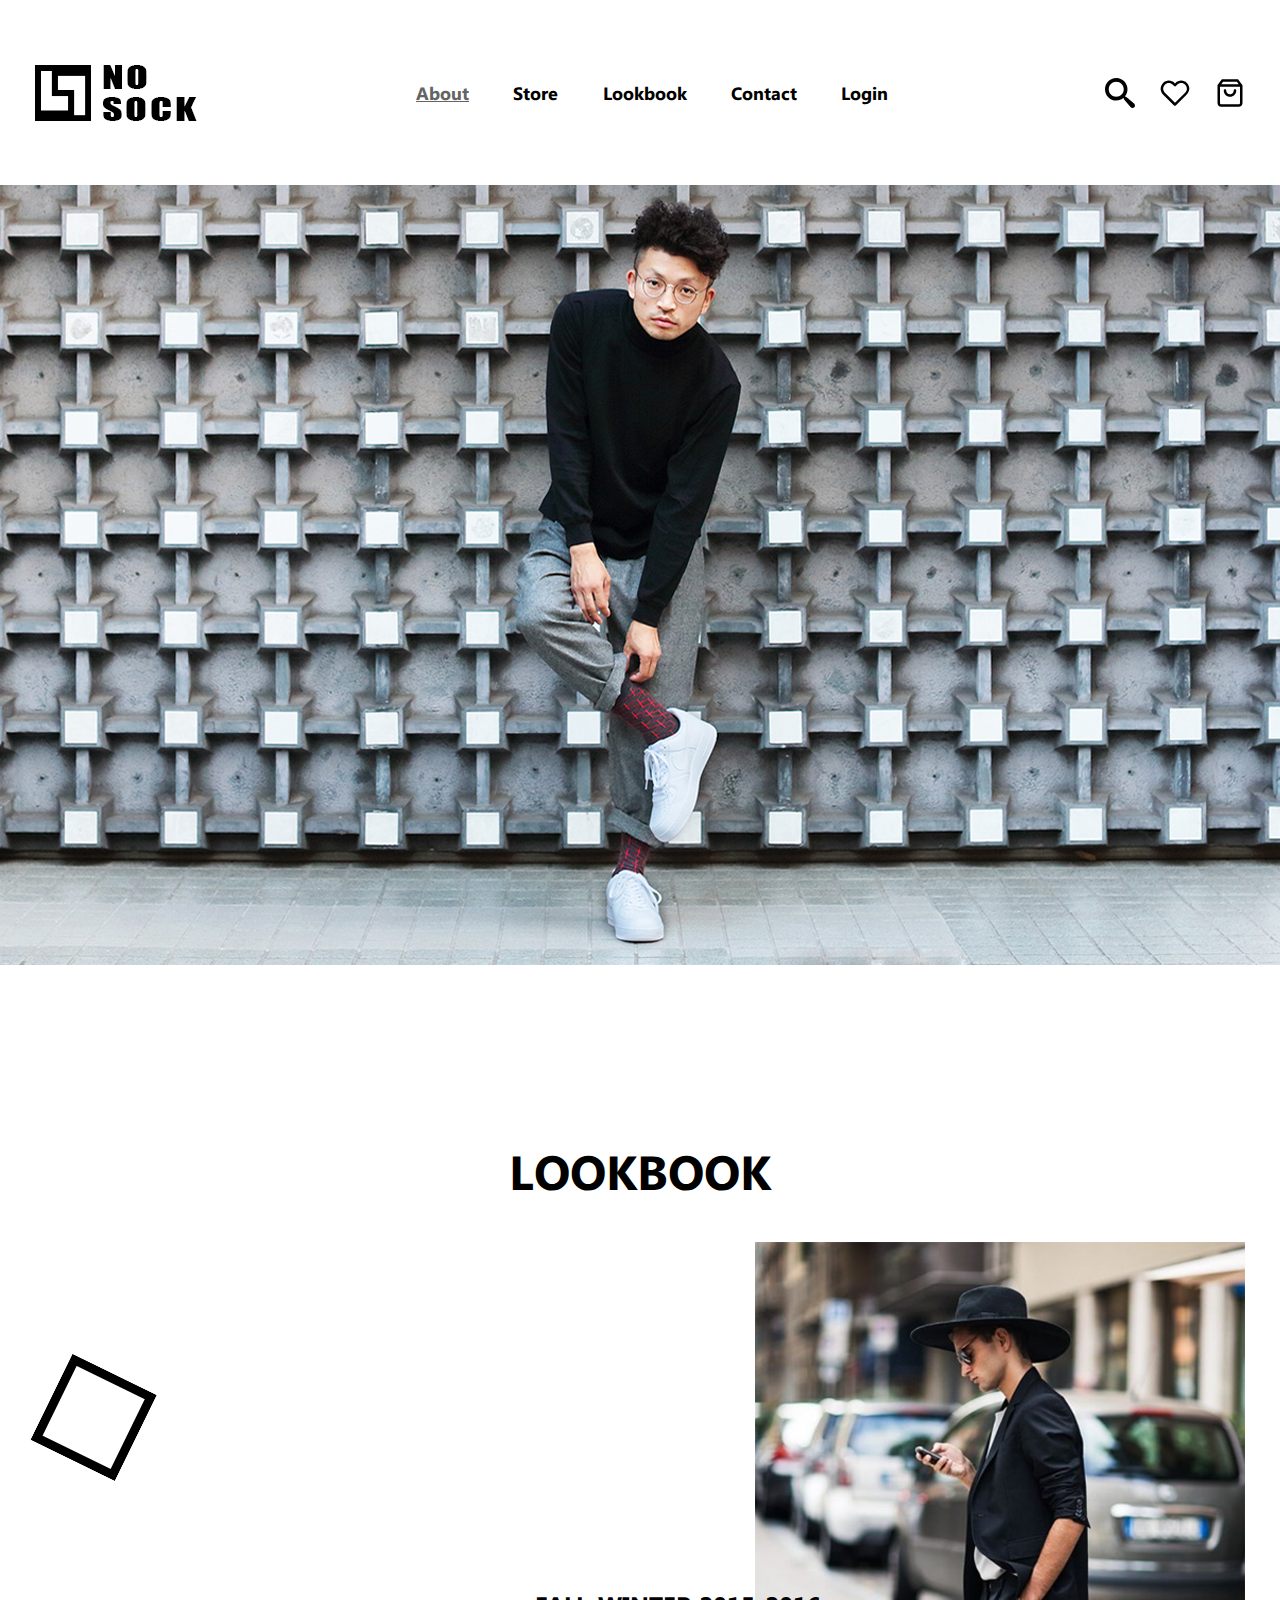
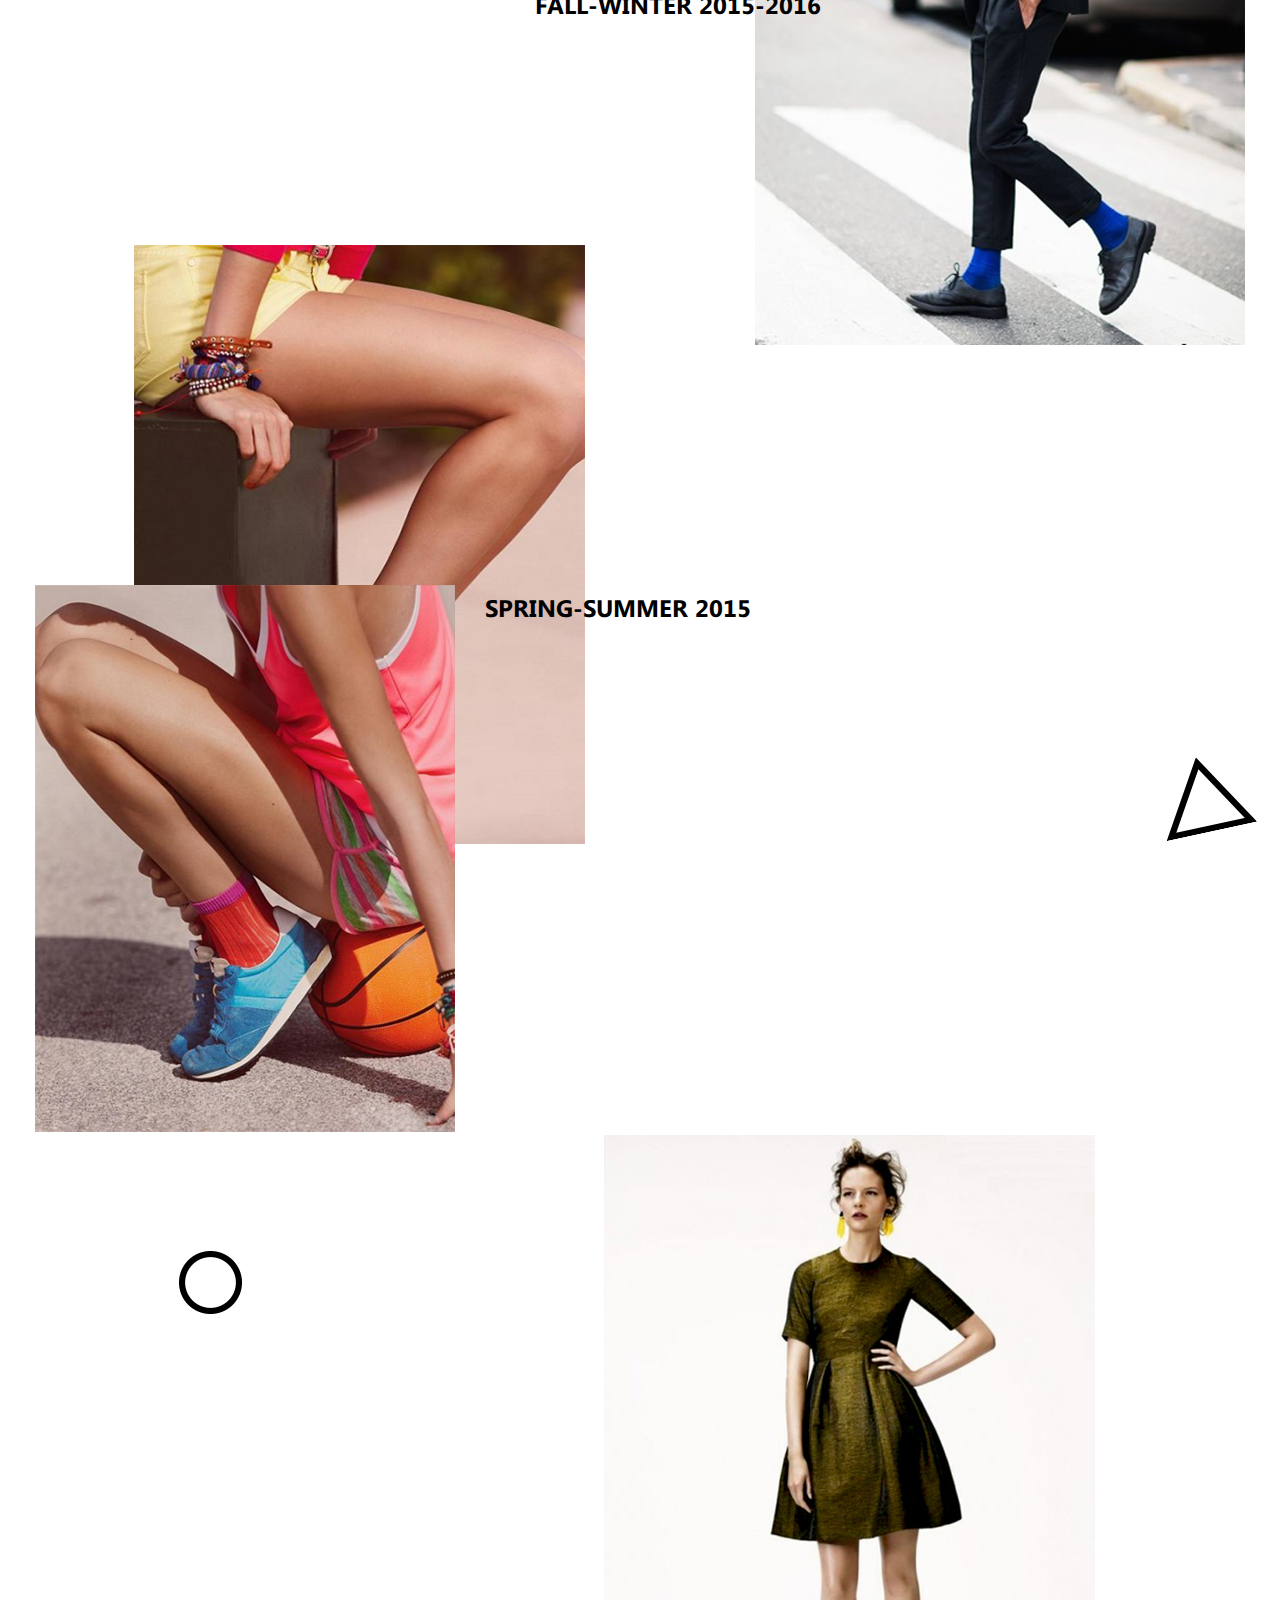
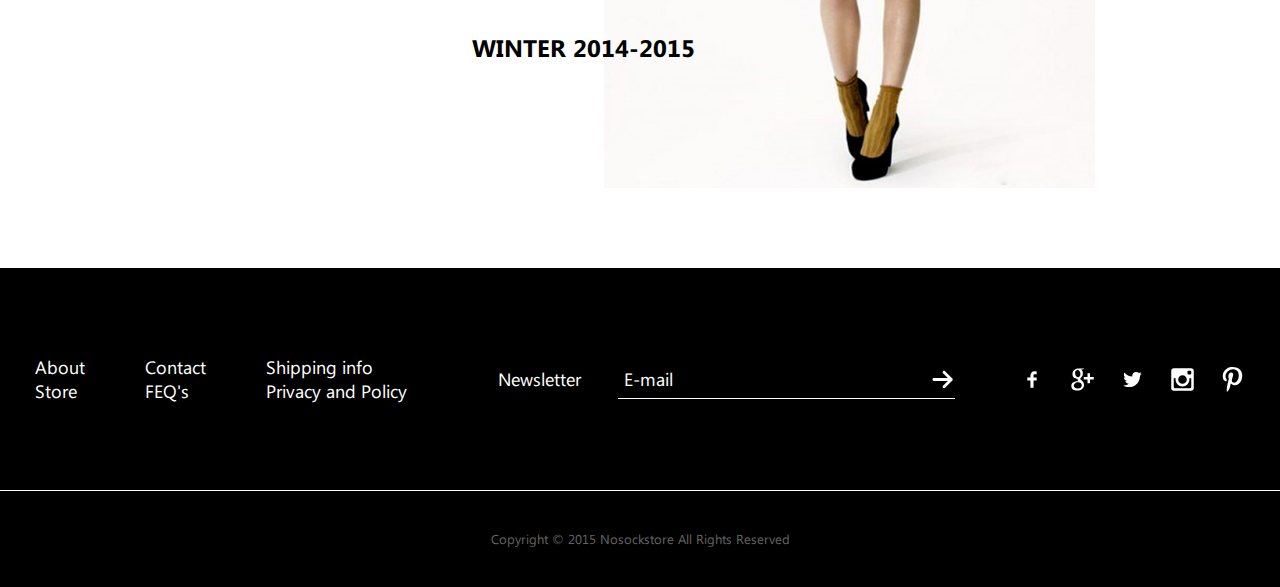
<file: index.html>
<!DOCTYPE html>
<html lang="en" dir="ltr">

<head>
  <meta charset="utf-8">
  <meta name="viewport" content="width=device-width, initial-scale=1">
  <link rel="stylesheet" href="stylesheets/styles.css">

  <title>About</title>
</head>

<body>
<svg aria-hidden="true" style="position: absolute; width: 0; height: 0; overflow: hidden;" version="1.1" xmlns="http://www.w3.org/2000/svg" xmlns:xlink="http://www.w3.org/1999/xlink">
  <defs>
    <symbol id="icon-search" viewBox="0 0 32 32">
      <title>search</title>
      <path d="M31.008 27.231l-7.58-6.447c-0.784-0.705-1.622-1.029-2.299-0.998 1.789-2.096 2.87-4.815 2.87-7.787 0-6.627-5.373-12-12-12s-12 5.373-12 12 5.373 12 12 12c2.972 0 5.691-1.081 7.787-2.87-0.031 0.677 0.293 1.515 0.998 2.299l6.447 7.58c1.104 1.226 2.907 1.33 4.007 0.23s0.997-2.903-0.23-4.007zM12 20c-4.418 0-8-3.582-8-8s3.582-8 8-8 8 3.582 8 8-3.582 8-8 8z"></path>
    </symbol>

    <symbol id="icon-heart" viewBox="0 0 24 24">
      <title>heart</title>
      <path d="M21.5 3.9v0c-1.2-1.2-2.8-1.9-4.5-1.9v0c-1.7 0-3.4 0.7-4.6 1.9 0 0 0 0 0 0l-0.4 0.4-0.4-0.4c-1.2-1.2-2.8-1.9-4.6-1.9-1.7 0-3.3 0.7-4.5 1.9s-2 2.9-2 4.6 0.7 3.4 1.9 4.6l8.8 8.8c0.2 0.2 0.4 0.3 0.7 0.3s0.5-0.1 0.7-0.3l8.8-8.8c2.7-2.5 2.7-6.7 0.1-9.2zM20.1 11.7l-8.1 8.1-8.1-8.1c-1.8-1.8-1.8-4.6 0-6.4 0.8-0.9 2-1.3 3.1-1.3 1.2 0 2.3 0.4 3.2 1.3l1.1 1.1c0.4 0.4 1 0.4 1.4 0l1-1.1c0 0 0 0 0 0 0.9-0.8 2-1.3 3.3-1.3 0 0 0 0 0 0 1.2 0 2.3 0.5 3.2 1.3v0c0.8 0.9 1.3 2 1.3 3.2s-0.5 2.3-1.4 3.2z"></path>
    </symbol>

    <symbol id="icon-shopping-bag" viewBox="0 0 24 24">
      <title>shopping-bag</title>
      <path d="M21.9 5.6c0 0 0-0.1-0.1-0.1 0 0 0-0.1-0.1-0.1l-3-4c-0.1-0.3-0.4-0.4-0.7-0.4h-12c-0.3 0-0.6 0.1-0.8 0.4l-3 4c0 0 0 0.1-0.1 0.1 0 0 0 0.1-0.1 0.1 0 0.2 0 0.3 0 0.4v14c0 1.7 1.3 3 3 3h14c1.7 0 3-1.3 3-3v-14c0-0.1 0-0.2-0.1-0.4zM6.5 3h11l1.5 2h-14l1.5-2zM19 21h-14c-0.6 0-1-0.4-1-1v-13h16v13c0 0.6-0.4 1-1 1z"></path>
      <path d="M16 9c-0.6 0-1 0.4-1 1 0 1.7-1.3 3-3 3s-3-1.3-3-3c0-0.6-0.4-1-1-1s-1 0.4-1 1c0 2.8 2.2 5 5 5s5-2.2 5-5c0-0.6-0.4-1-1-1z"></path>
    </symbol>


    <symbol id="icon-arrow-right" viewBox="0 0 32 32">
      <title>arrow-right</title>
      <path d="M19.414 27.414l10-10c0.781-0.781 0.781-2.047 0-2.828l-10-10c-0.781-0.781-2.047-0.781-2.828 0s-0.781 2.047 0 2.828l6.586 6.586h-19.172c-1.105 0-2 0.895-2 2s0.895 2 2 2h19.172l-6.586 6.586c-0.39 0.39-0.586 0.902-0.586 1.414s0.195 1.024 0.586 1.414c0.781 0.781 2.047 0.781 2.828 0z"></path>
    </symbol>

    <symbol id="icon-social-facebook" viewBox="0 0 24 24">
      <title>social-facebook</title>
      <path d="M13 10h3v3h-3v7h-3v-7h-3v-3h3v-1.255c0-1.189 0.374-2.691 1.118-3.512 0.744-0.823 1.673-1.233 2.786-1.233h2.096v3h-2.1c-0.498 0-0.9 0.402-0.9 0.899v2.101z"></path>
    </symbol>

    <symbol id="icon-google" viewBox="0 0 20 20">
      <title>google</title>
      <path d="M1.989 5.589c0 1.494 0.499 2.572 1.482 3.205 0.806 0.52 1.74 0.598 2.226 0.598 0.118 0 0.213-0.006 0.279-0.010 0 0-0.154 1.004 0.59 1.996h-0.034c-1.289 0-5.493 0.269-5.493 3.727 0 3.516 3.861 3.695 4.636 3.695 0.061 0 0.097-0.002 0.097-0.002 0.008 0 0.063 0.002 0.158 0.002 0.497 0 1.782-0.062 2.975-0.643 1.548-0.75 2.333-2.059 2.333-3.885 0-1.764-1.196-2.814-2.069-3.582-0.533-0.469-0.994-0.873-0.994-1.266 0-0.4 0.337-0.701 0.762-1.082 0.689-0.615 1.339-1.492 1.339-3.15 0-1.457-0.189-2.436-1.354-3.057 0.121-0.062 0.551-0.107 0.763-0.137 0.631-0.086 1.554-0.184 1.554-0.699v-0.099h-4.599c-0.046 0.002-4.651 0.172-4.651 4.389zM9.413 14.602c0.088 1.406-1.115 2.443-2.922 2.574-1.835 0.135-3.345-0.691-3.433-2.096-0.043-0.676 0.254-1.336 0.835-1.863 0.589-0.533 1.398-0.863 2.278-0.928 0.104-0.006 0.207-0.012 0.31-0.012 1.699 0.001 2.849 0.999 2.932 2.325zM8.212 4.626c0.451 1.588-0.23 3.246-1.316 3.553-0.125 0.035-0.253 0.052-0.384 0.052-0.994 0-1.979-1.006-2.345-2.393-0.204-0.776-0.187-1.458 0.047-2.112 0.229-0.645 0.643-1.078 1.163-1.225 0.125-0.035 0.254-0.053 0.385-0.053 1.2 0 1.972 0.498 2.45 2.178zM16 8v-3h-2v3h-3v2h3v3h2v-3h3v-2h-3z"></path>
    </symbol>

    <symbol id="icon-social-twitter" viewBox="0 0 24 24">
      <title>social-twitter</title>
      <path d="M18.89 7.012c0.808-0.496 1.343-1.173 1.605-2.034-0.786 0.417-1.569 0.703-2.351 0.861-0.703-0.756-1.593-1.14-2.66-1.14-1.043 0-1.924 0.366-2.643 1.078-0.715 0.717-1.076 1.588-1.076 2.605 0 0.309 0.039 0.585 0.117 0.819-3.076-0.105-5.622-1.381-7.628-3.837-0.34 0.601-0.51 1.213-0.51 1.846 0 1.301 0.549 2.332 1.645 3.089-0.625-0.053-1.176-0.211-1.645-0.47 0 0.929 0.273 1.705 0.82 2.388 0.549 0.676 1.254 1.107 2.115 1.291-0.312 0.080-0.641 0.118-0.979 0.118-0.312 0-0.533-0.026-0.664-0.083 0.23 0.757 0.664 1.371 1.291 1.841 0.625 0.472 1.344 0.721 2.152 0.743-1.332 1.045-2.855 1.562-4.578 1.562-0.422 0-0.721-0.006-0.902-0.038 1.697 1.102 3.586 1.649 5.676 1.649 2.139 0 4.029-0.542 5.674-1.626 1.645-1.078 2.859-2.408 3.639-3.974 0.784-1.564 1.172-3.192 1.172-4.892v-0.468c0.758-0.57 1.371-1.212 1.84-1.921-0.68 0.293-1.383 0.492-2.11 0.593z"></path>
    </symbol>

    <symbol id="icon-instagram" viewBox="0 0 20 20">
      <title>instagram</title>
      <path d="M17 1h-14c-1.1 0-2 0.9-2 2v14c0 1.101 0.9 2 2 2h14c1.1 0 2-0.899 2-2v-14c0-1.1-0.9-2-2-2zM9.984 15.523c3.059 0 5.538-2.481 5.538-5.539 0-0.338-0.043-0.664-0.103-0.984h1.581v7.216c0 0.382-0.31 0.69-0.693 0.69h-12.614c-0.383 0-0.693-0.308-0.693-0.69v-7.216h1.549c-0.061 0.32-0.104 0.646-0.104 0.984 0 3.059 2.481 5.539 5.539 5.539zM6.523 9.984c0-1.912 1.55-3.461 3.462-3.461s3.462 1.549 3.462 3.461-1.551 3.462-3.462 3.462c-1.913 0-3.462-1.55-3.462-3.462zM16.307 6h-1.615c-0.382 0-0.692-0.312-0.692-0.692v-1.617c0-0.382 0.31-0.691 0.691-0.691h1.615c0.384 0 0.694 0.309 0.694 0.691v1.616c0 0.381-0.31 0.693-0.693 0.693z"></path>
    </symbol>

    <symbol id="icon-pinterest" viewBox="0 0 20 20">
      <title>pinterest</title>
      <path d="M8.617 13.227c-0.526 2.754-1.167 5.394-3.068 6.773-0.586-4.162 0.861-7.287 1.534-10.605-1.147-1.93 0.138-5.812 2.555-4.855 2.975 1.176-2.576 7.172 1.15 7.922 3.891 0.781 5.479-6.75 3.066-9.199-3.485-3.538-10.146-0.083-9.326 4.982 0.199 1.238 1.478 1.613 0.511 3.322-2.231-0.494-2.897-2.254-2.811-4.6 0.138-3.84 3.449-6.527 6.771-6.9 4.201-0.471 8.144 1.543 8.689 5.494 0.613 4.461-1.896 9.293-6.389 8.945-1.218-0.095-1.728-0.699-2.682-1.279z"></path>
    </symbol>

    <symbol id="icon-menu" viewBox="0 0 32 32">
      <title>menu</title>
      <path d="M0 6.080v1.6h31.36v-3.2h-31.36v1.6z"></path>
      <path d="M0 15.68v1.6h31.808l-0.32-1.6-0.256-1.6h-31.232v1.6z"></path>
      <path d="M0 25.28v1.6h31.808l-0.32-1.6-0.256-1.6h-31.232v1.6z"></path>
    </symbol>

  </defs>
</svg>


<div class="wrapper">
  <section class="hero">
      <header class="header">
        <div class="container">
          <div class="layout layout-header">
            <div class="layout-item">
              <a href="#"><img src="images/logo.png"></a>
              <a href="#">
                <svg class="icon icon-menu">
                  <use xlink:href="#icon-menu"></use>
                </svg>
              </a>
            </div>
            <div class="layout-item">
              <nav class="navbar">
                <ul class="navbar-nav">
                  <li>
                    <a href="index.html" class="is-active">About</a>
                  </li>
                  <li>
                    <a href="store.html">Store</a>
                  </li>
                  <li>
                    <a href="lookbook.html">Lookbook</a>
                  </li>
                  <li>
                    <a href="contact.html">Contact</a>
                  </li>
                  <li>
                    <a href="login.html">Login</a>
                  </li>
                </ul>
              </nav>
            </div>
            <div class="layout-item">
              <div class="icon-group">
                <a href="#">
                  <svg class="icon icon-search">
                    <use xlink:href="#icon-search"></use>
                  </svg>
                </a>
                <a href="wish.html">
                  <svg class="icon icon-heart">
                    <use xlink:href="#icon-heart"></use>
                  </svg>
                </a>
                <a href="cart.html">
                  <svg class="icon icon-shopping-bag">
                    <use xlink:href="#icon-shopping-bag"></use>
                  </svg>
                </a>
              </div>
            </div>
          </div>
        </div>
      </header>
    <div class="hero-background"></div>
  </section>
  <section class="section-lookbook">
    <div class="container container-photo">
      <div class="heading">
        <h1 class="main-heading">LOOKBOOK</h1>
      </div>
      <div class="layout layout-photo">
        <div class="layout-item">
          <div class="square">
            <img src="images/square.png">
          </div>
          <div class="cart cart-photo1">
            <div class="cart-title">
              <h3 class="main-cart-title">FALL-WINTER 2015-2016</h3>
            </div>
            <div class="main-image">
              <img src="images/photo1.png">
            </div>
          </div>
        </div>
        <div class="layout-item">
          <div class="triangle">
            <img src="images/triangle.png">
          </div>
          <div class="cart cart-photo23">
            <div class="cart-title">
              <h3 class="main-cart-title">SPRING-SUMMER 2015</h3>
            </div>
            <div class="cart-photo2">
              <img src="images/photo2.png">
            </div>
            <div class="cart-photo3">
              <img src="images/photo3.png">
            </div>
          </div>
        </div>
        <div class="layout-item">
          <div class="circle">
            <img src="images/circle.png">
          </div>
          <div class="cart cart-photo4">
            <div class="cart-title">
              <h3 class="main-cart-title">WINTER 2014-2015</h3>
            </div>
            <div class="main-image">
              <img src="images/photo4.png">
            </div>
          </div>
        </div>
      </div>
    </div>
  </section>
  <footer class="footer">
      <div class="container">
        <div class="layout layout-footer">
          <div class="layout-item">
            <div class="about inverse">
              <a href="#" class="inverse"><p>About</p></a>
              <a href="#" class="inverse"><p>Store</p></a>
            </div>
            <div class="contact inverse">
              <a href="#" class="inverse"><p>Contact</p></a>
              <a href="#" class="inverse"><p>FEQ's</p></a>
            </div>
            <div class="info">
              <a href="#" class="inverse"><p>Shipping info</p></a>
              <a href="#" class="inverse"><p>Privacy and Policy</p></a>
            </div>
          </div>
          <div class="layout-item">
            <form class="feedback">
              <label class="inverse">Newsletter</label>
              <div class="mail">
                <input type="email" placeholder="E-mail">
                <a href="#">
                  <svg class="icon icon-arrow-right">
                    <use xlink:href="#icon-arrow-right"></use>
                  </svg>
                </a>
              </div>
            </form>
          </div>
          <div class="layout-item">
              <div class="icon-group">
                <a href="#">
                  <svg class="icon icon-social-facebook">
                    <use xlink:href="#icon-social-facebook"></use>
                  </svg>
                </a>
                <a href="#">
                  <svg class="icon icon-google">
                    <use xlink:href="#icon-google"></use>
                  </svg>
                </a>
                <a href="#">
                  <svg class="icon icon-social-twitter">
                    <use xlink:href="#icon-social-twitter"></use>
                  </svg>
                </a>
                <a href="#">
                  <svg class="icon icon-instagram">
                    <use xlink:href="#icon-instagram"></use>
                  </svg>
                </a>
                <a href="#">
                  <svg class="icon icon-pinterest">
                    <use xlink:href="#icon-pinterest"></use>
                  </svg>
                </a>
              </div>
          </div>

        </div>
      </div>
  </footer>
  <section class="subfooter">
    <div class="container container-subfooter">
      <p class="copyrights">Copyright © 2015 Nosockstore All Rights Reserved </p>
    </div>
  </section>
</div>
</body>

</html>
</file>
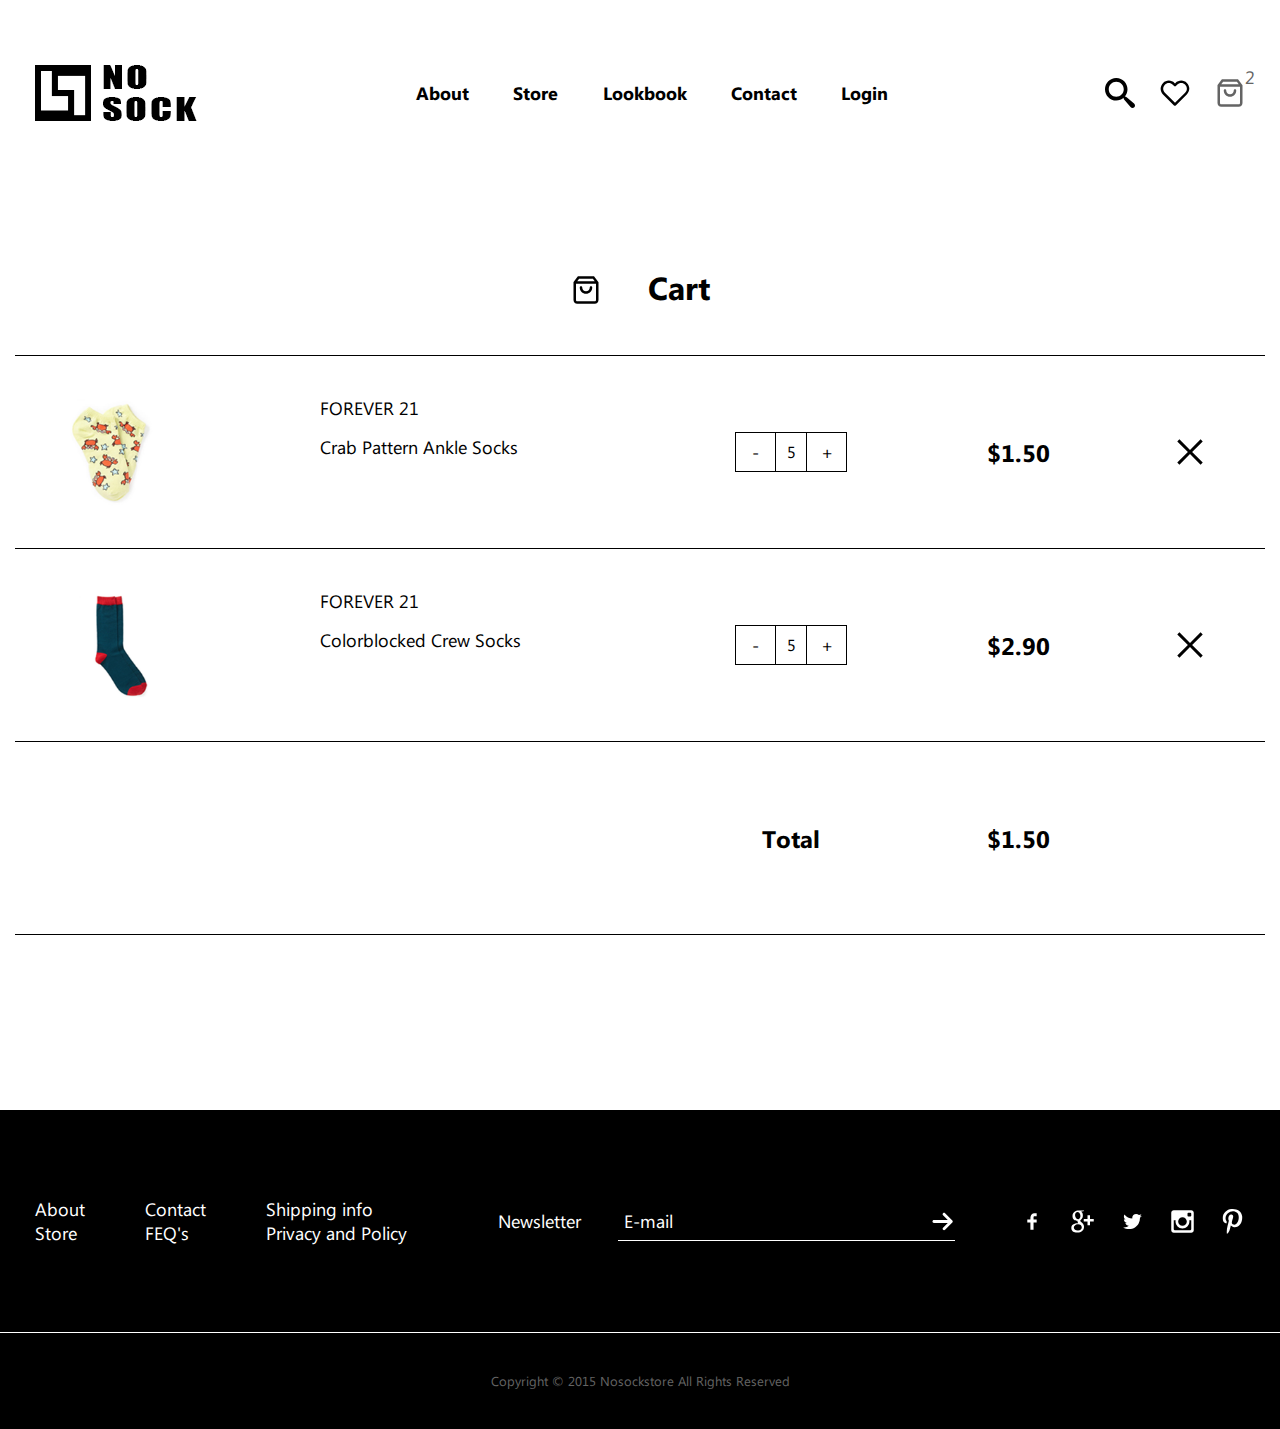
<file: cart.html>
<!DOCTYPE html>
<html lang="en">
<head>
    <meta charset="UTF-8">
    <title>Cart</title>

    <link href="css_js/jquery.nice-number.css" rel="stylesheet">

    <link rel="stylesheet" href="stylesheets/styles.css">
</head>
<body>
<svg aria-hidden="true" style="position: absolute; width: 0; height: 0; overflow: hidden;" version="1.1"
     xmlns="http://www.w3.org/2000/svg" xmlns:xlink="http://www.w3.org/1999/xlink">
    <defs>
        <symbol id="icon-search" viewBox="0 0 32 32">
            <title>search</title>
            <path d="M31.008 27.231l-7.58-6.447c-0.784-0.705-1.622-1.029-2.299-0.998 1.789-2.096 2.87-4.815 2.87-7.787 0-6.627-5.373-12-12-12s-12 5.373-12 12 5.373 12 12 12c2.972 0 5.691-1.081 7.787-2.87-0.031 0.677 0.293 1.515 0.998 2.299l6.447 7.58c1.104 1.226 2.907 1.33 4.007 0.23s0.997-2.903-0.23-4.007zM12 20c-4.418 0-8-3.582-8-8s3.582-8 8-8 8 3.582 8 8-3.582 8-8 8z"></path>
        </symbol>

        <symbol id="icon-heart" viewBox="0 0 24 24">
            <title>heart</title>
            <path d="M21.5 3.9v0c-1.2-1.2-2.8-1.9-4.5-1.9v0c-1.7 0-3.4 0.7-4.6 1.9 0 0 0 0 0 0l-0.4 0.4-0.4-0.4c-1.2-1.2-2.8-1.9-4.6-1.9-1.7 0-3.3 0.7-4.5 1.9s-2 2.9-2 4.6 0.7 3.4 1.9 4.6l8.8 8.8c0.2 0.2 0.4 0.3 0.7 0.3s0.5-0.1 0.7-0.3l8.8-8.8c2.7-2.5 2.7-6.7 0.1-9.2zM20.1 11.7l-8.1 8.1-8.1-8.1c-1.8-1.8-1.8-4.6 0-6.4 0.8-0.9 2-1.3 3.1-1.3 1.2 0 2.3 0.4 3.2 1.3l1.1 1.1c0.4 0.4 1 0.4 1.4 0l1-1.1c0 0 0 0 0 0 0.9-0.8 2-1.3 3.3-1.3 0 0 0 0 0 0 1.2 0 2.3 0.5 3.2 1.3v0c0.8 0.9 1.3 2 1.3 3.2s-0.5 2.3-1.4 3.2z"></path>
        </symbol>

        <symbol id="icon-shopping-bag" viewBox="0 0 24 24">
            <title>shopping-bag</title>
            <path d="M21.9 5.6c0 0 0-0.1-0.1-0.1 0 0 0-0.1-0.1-0.1l-3-4c-0.1-0.3-0.4-0.4-0.7-0.4h-12c-0.3 0-0.6 0.1-0.8 0.4l-3 4c0 0 0 0.1-0.1 0.1 0 0 0 0.1-0.1 0.1 0 0.2 0 0.3 0 0.4v14c0 1.7 1.3 3 3 3h14c1.7 0 3-1.3 3-3v-14c0-0.1 0-0.2-0.1-0.4zM6.5 3h11l1.5 2h-14l1.5-2zM19 21h-14c-0.6 0-1-0.4-1-1v-13h16v13c0 0.6-0.4 1-1 1z"></path>
            <path d="M16 9c-0.6 0-1 0.4-1 1 0 1.7-1.3 3-3 3s-3-1.3-3-3c0-0.6-0.4-1-1-1s-1 0.4-1 1c0 2.8 2.2 5 5 5s5-2.2 5-5c0-0.6-0.4-1-1-1z"></path>
        </symbol>


        <symbol id="icon-arrow-right" viewBox="0 0 32 32">
            <title>arrow-right</title>
            <path d="M19.414 27.414l10-10c0.781-0.781 0.781-2.047 0-2.828l-10-10c-0.781-0.781-2.047-0.781-2.828 0s-0.781 2.047 0 2.828l6.586 6.586h-19.172c-1.105 0-2 0.895-2 2s0.895 2 2 2h19.172l-6.586 6.586c-0.39 0.39-0.586 0.902-0.586 1.414s0.195 1.024 0.586 1.414c0.781 0.781 2.047 0.781 2.828 0z"></path>
        </symbol>

        <symbol id="icon-social-facebook" viewBox="0 0 24 24">
            <title>social-facebook</title>
            <path d="M13 10h3v3h-3v7h-3v-7h-3v-3h3v-1.255c0-1.189 0.374-2.691 1.118-3.512 0.744-0.823 1.673-1.233 2.786-1.233h2.096v3h-2.1c-0.498 0-0.9 0.402-0.9 0.899v2.101z"></path>
        </symbol>

        <symbol id="icon-google" viewBox="0 0 20 20">
            <title>google</title>
            <path d="M1.989 5.589c0 1.494 0.499 2.572 1.482 3.205 0.806 0.52 1.74 0.598 2.226 0.598 0.118 0 0.213-0.006 0.279-0.010 0 0-0.154 1.004 0.59 1.996h-0.034c-1.289 0-5.493 0.269-5.493 3.727 0 3.516 3.861 3.695 4.636 3.695 0.061 0 0.097-0.002 0.097-0.002 0.008 0 0.063 0.002 0.158 0.002 0.497 0 1.782-0.062 2.975-0.643 1.548-0.75 2.333-2.059 2.333-3.885 0-1.764-1.196-2.814-2.069-3.582-0.533-0.469-0.994-0.873-0.994-1.266 0-0.4 0.337-0.701 0.762-1.082 0.689-0.615 1.339-1.492 1.339-3.15 0-1.457-0.189-2.436-1.354-3.057 0.121-0.062 0.551-0.107 0.763-0.137 0.631-0.086 1.554-0.184 1.554-0.699v-0.099h-4.599c-0.046 0.002-4.651 0.172-4.651 4.389zM9.413 14.602c0.088 1.406-1.115 2.443-2.922 2.574-1.835 0.135-3.345-0.691-3.433-2.096-0.043-0.676 0.254-1.336 0.835-1.863 0.589-0.533 1.398-0.863 2.278-0.928 0.104-0.006 0.207-0.012 0.31-0.012 1.699 0.001 2.849 0.999 2.932 2.325zM8.212 4.626c0.451 1.588-0.23 3.246-1.316 3.553-0.125 0.035-0.253 0.052-0.384 0.052-0.994 0-1.979-1.006-2.345-2.393-0.204-0.776-0.187-1.458 0.047-2.112 0.229-0.645 0.643-1.078 1.163-1.225 0.125-0.035 0.254-0.053 0.385-0.053 1.2 0 1.972 0.498 2.45 2.178zM16 8v-3h-2v3h-3v2h3v3h2v-3h3v-2h-3z"></path>
        </symbol>

        <symbol id="icon-social-twitter" viewBox="0 0 24 24">
            <title>social-twitter</title>
            <path d="M18.89 7.012c0.808-0.496 1.343-1.173 1.605-2.034-0.786 0.417-1.569 0.703-2.351 0.861-0.703-0.756-1.593-1.14-2.66-1.14-1.043 0-1.924 0.366-2.643 1.078-0.715 0.717-1.076 1.588-1.076 2.605 0 0.309 0.039 0.585 0.117 0.819-3.076-0.105-5.622-1.381-7.628-3.837-0.34 0.601-0.51 1.213-0.51 1.846 0 1.301 0.549 2.332 1.645 3.089-0.625-0.053-1.176-0.211-1.645-0.47 0 0.929 0.273 1.705 0.82 2.388 0.549 0.676 1.254 1.107 2.115 1.291-0.312 0.080-0.641 0.118-0.979 0.118-0.312 0-0.533-0.026-0.664-0.083 0.23 0.757 0.664 1.371 1.291 1.841 0.625 0.472 1.344 0.721 2.152 0.743-1.332 1.045-2.855 1.562-4.578 1.562-0.422 0-0.721-0.006-0.902-0.038 1.697 1.102 3.586 1.649 5.676 1.649 2.139 0 4.029-0.542 5.674-1.626 1.645-1.078 2.859-2.408 3.639-3.974 0.784-1.564 1.172-3.192 1.172-4.892v-0.468c0.758-0.57 1.371-1.212 1.84-1.921-0.68 0.293-1.383 0.492-2.11 0.593z"></path>
        </symbol>

        <symbol id="icon-instagram" viewBox="0 0 20 20">
            <title>instagram</title>
            <path d="M17 1h-14c-1.1 0-2 0.9-2 2v14c0 1.101 0.9 2 2 2h14c1.1 0 2-0.899 2-2v-14c0-1.1-0.9-2-2-2zM9.984 15.523c3.059 0 5.538-2.481 5.538-5.539 0-0.338-0.043-0.664-0.103-0.984h1.581v7.216c0 0.382-0.31 0.69-0.693 0.69h-12.614c-0.383 0-0.693-0.308-0.693-0.69v-7.216h1.549c-0.061 0.32-0.104 0.646-0.104 0.984 0 3.059 2.481 5.539 5.539 5.539zM6.523 9.984c0-1.912 1.55-3.461 3.462-3.461s3.462 1.549 3.462 3.461-1.551 3.462-3.462 3.462c-1.913 0-3.462-1.55-3.462-3.462zM16.307 6h-1.615c-0.382 0-0.692-0.312-0.692-0.692v-1.617c0-0.382 0.31-0.691 0.691-0.691h1.615c0.384 0 0.694 0.309 0.694 0.691v1.616c0 0.381-0.31 0.693-0.693 0.693z"></path>
        </symbol>

        <symbol id="icon-pinterest" viewBox="0 0 20 20">
            <title>pinterest</title>
            <path d="M8.617 13.227c-0.526 2.754-1.167 5.394-3.068 6.773-0.586-4.162 0.861-7.287 1.534-10.605-1.147-1.93 0.138-5.812 2.555-4.855 2.975 1.176-2.576 7.172 1.15 7.922 3.891 0.781 5.479-6.75 3.066-9.199-3.485-3.538-10.146-0.083-9.326 4.982 0.199 1.238 1.478 1.613 0.511 3.322-2.231-0.494-2.897-2.254-2.811-4.6 0.138-3.84 3.449-6.527 6.771-6.9 4.201-0.471 8.144 1.543 8.689 5.494 0.613 4.461-1.896 9.293-6.389 8.945-1.218-0.095-1.728-0.699-2.682-1.279z"></path>
        </symbol>

        <symbol id="icon-heart" viewBox="0 0 24 24">
            <title>heart</title>
            <path d="M21.5 3.9v0c-1.2-1.2-2.8-1.9-4.5-1.9v0c-1.7 0-3.4 0.7-4.6 1.9 0 0 0 0 0 0l-0.4 0.4-0.4-0.4c-1.2-1.2-2.8-1.9-4.6-1.9-1.7 0-3.3 0.7-4.5 1.9s-2 2.9-2 4.6 0.7 3.4 1.9 4.6l8.8 8.8c0.2 0.2 0.4 0.3 0.7 0.3s0.5-0.1 0.7-0.3l8.8-8.8c2.7-2.5 2.7-6.7 0.1-9.2zM20.1 11.7l-8.1 8.1-8.1-8.1c-1.8-1.8-1.8-4.6 0-6.4 0.8-0.9 2-1.3 3.1-1.3 1.2 0 2.3 0.4 3.2 1.3l1.1 1.1c0.4 0.4 1 0.4 1.4 0l1-1.1c0 0 0 0 0 0 0.9-0.8 2-1.3 3.3-1.3 0 0 0 0 0 0 1.2 0 2.3 0.5 3.2 1.3v0c0.8 0.9 1.3 2 1.3 3.2s-0.5 2.3-1.4 3.2z"></path>
        </symbol>
        <symbol id="icon-shopping-bag" viewBox="0 0 24 24">
            <title>shopping-bag</title>
            <path d="M21.9 5.6c0 0 0-0.1-0.1-0.1 0 0 0-0.1-0.1-0.1l-3-4c-0.1-0.3-0.4-0.4-0.7-0.4h-12c-0.3 0-0.6 0.1-0.8 0.4l-3 4c0 0 0 0.1-0.1 0.1 0 0 0 0.1-0.1 0.1 0 0.2 0 0.3 0 0.4v14c0 1.7 1.3 3 3 3h14c1.7 0 3-1.3 3-3v-14c0-0.1 0-0.2-0.1-0.4zM6.5 3h11l1.5 2h-14l1.5-2zM19 21h-14c-0.6 0-1-0.4-1-1v-13h16v13c0 0.6-0.4 1-1 1z"></path>
            <path d="M16 9c-0.6 0-1 0.4-1 1 0 1.7-1.3 3-3 3s-3-1.3-3-3c0-0.6-0.4-1-1-1s-1 0.4-1 1c0 2.8 2.2 5 5 5s5-2.2 5-5c0-0.6-0.4-1-1-1z"></path>
        </symbol>
        <symbol id="icon-close" viewBox="0 0 20 20">
            <title>close</title>
            <path d="M10 8.586l-7.071-7.071-1.414 1.414 7.071 7.071-7.071 7.071 1.414 1.414 7.071-7.071 7.071 7.071 1.414-1.414-7.071-7.071 7.071-7.071-1.414-1.414-7.071 7.071z"></path>
        </symbol>

        <symbol id="icon-menu" viewBox="0 0 32 32">
            <title>menu</title>
            <path d="M0 6.080v1.6h31.36v-3.2h-31.36v1.6z"></path>
            <path d="M0 15.68v1.6h31.808l-0.32-1.6-0.256-1.6h-31.232v1.6z"></path>
            <path d="M0 25.28v1.6h31.808l-0.32-1.6-0.256-1.6h-31.232v1.6z"></path>
        </symbol>
    </defs>
</svg>

<header class="header">
    <div class="container">
        <div class="layout layout-header">
            <div class="layout-item">
                <a href="#"><img src="images/logo.png"></a>
                <a href="#">
                    <svg class="icon icon-menu">
                        <use xlink:href="#icon-menu"></use>
                    </svg>
                </a>
            </div>
            <div class="layout-item">
                <nav class="navbar">
                    <ul class="navbar-nav">
                        <li>
                            <a href="index.html">About</a>
                        </li>
                        <li>
                            <a href="store.html">Store</a>
                        </li>
                        <li>
                            <a href="lookbook.html">Lookbook</a>
                        </li>
                        <li>
                            <a href="contact.html">Contact</a>
                        </li>
                        <li>
                            <a href="login.html">Login</a>
                        </li>
                    </ul>
                </nav>
            </div>
            <div class="layout-item">
                <div class="icon-group">
                    <a href="#">
                        <svg class="icon icon-search">
                            <use xlink:href="#icon-search"></use>
                        </svg>
                    </a>
                    <a href="wish.html">
                        <svg class="icon icon-heart">
                            <use xlink:href="#icon-heart"></use>
                        </svg>
                    </a>
                    <a href="cart.html" class="is-active bue">
                        <p class="product-number">2</p>
                        <svg class="icon icon-shopping-bag">
                            <use xlink:href="#icon-shopping-bag"></use>
                        </svg>
                    </a>
                </div>
            </div>
        </div>
    </div>
</header>
<section class="section-wish">
    <div class="container">
        <div class="heading">
            <svg class="icon icon-shopping-bag">
                <use xlink:href="#icon-shopping-bag"></use>
            </svg>
            <h2>Cart</h2>
        </div>
        <table class="table-product">
            <tr>
                <td>
                    <div class="table-image">
                        <img src="images/socks2.png">
                    </div>
                </td>
                <td>
                    <div class="single-product-description">
                        <p class="title">FOREVER 21</p>
                        <p class="description">Crab Pattern Ankle Socks</p>
                    </div>
                </td>
                <td>
                    <input type="number" value="5" class="counter-value">
                </td>
                <td>
                    <div class="table-price">
                        <p>$1.50</p>
                    </div>
                </td>
                <td>
                    <a href="#">
                        <svg class="icon icon-close">
                            <use xlink:href="#icon-close"></use>
                        </svg>
                    </a>
                </td>

            </tr>
            <tr>
                <td>
                    <div class="table-image">
                        <img src="images/socks3.png">
                    </div>
                </td>
                <td>
                    <div class="single-product-description">
                        <p class="title">FOREVER 21</p>
                        <p class="description">Colorblocked Crew Socks</p>
                    </div>
                </td>
                <td>
                    <input type="number" value="5" class="counter-value">
                </td>
                <td>
                    <div class="table-price">
                        <p>$2.90</p>
                    </div>
                </td>
                <td>
                    <a href="#">
                        <svg class="icon icon-close">
                            <use xlink:href="#icon-close"></use>
                        </svg>
                    </a>
                </td>
            </tr>
            <tr>
                <td colspan="2"></td>
                <td>
                    <p class="total">Total</p>
                </td>
                <td>
                    <div class="table-price">
                        <p>$1.50</p>
                    </div>
                </td>
                <td>
                </td>
            </tr>
        </table>
    </div>

</section>
<footer class="footer">
    <div class="container">
        <div class="layout layout-footer">
            <div class="layout-item">
                <div class="about inverse">
                    <a href="#" class="inverse"><p>About</p></a>
                    <a href="#" class="inverse"><p>Store</p></a>
                </div>
                <div class="contact inverse">
                    <a href="#" class="inverse"><p>Contact</p></a>
                    <a href="#" class="inverse"><p>FEQ's</p></a>
                </div>
                <div class="info">
                    <a href="#" class="inverse"><p>Shipping info</p></a>
                    <a href="#" class="inverse"><p>Privacy and Policy</p></a>
                </div>
            </div>
            <div class="layout-item">
                <form class="feedback">
                    <label class="inverse">Newsletter</label>
                    <div class="mail">
                        <input type="email" placeholder="E-mail">
                        <a href="#">
                            <svg class="icon icon-arrow-right">
                                <use xlink:href="#icon-arrow-right"></use>
                            </svg>
                        </a>
                    </div>
                </form>
            </div>
            <div class="layout-item">
                <div class="icon-group">
                    <a href="#">
                        <svg class="icon icon-social-facebook">
                            <use xlink:href="#icon-social-facebook"></use>
                        </svg>
                    </a>
                    <a href="#">
                        <svg class="icon icon-google">
                            <use xlink:href="#icon-google"></use>
                        </svg>
                    </a>
                    <a href="#">
                        <svg class="icon icon-social-twitter">
                            <use xlink:href="#icon-social-twitter"></use>
                        </svg>
                    </a>
                    <a href="#">
                        <svg class="icon icon-instagram">
                            <use xlink:href="#icon-instagram"></use>
                        </svg>
                    </a>
                    <a href="#">
                        <svg class="icon icon-pinterest">
                            <use xlink:href="#icon-pinterest"></use>
                        </svg>
                    </a>
                </div>
            </div>

        </div>
    </div>
</footer>
<section class="subfooter">
    <div class="container container-subfooter">
        <p class="copyrights">Copyright © 2015 Nosockstore All Rights Reserved </p>
    </div>
</section>


<script src="js/jquery-1.12.4.min.js"></script>

<script src="js/jquery.nice-number.js"></script>

<script type="text/javascript" src="js/custom.js"></script>
</body>
</html>
</file>
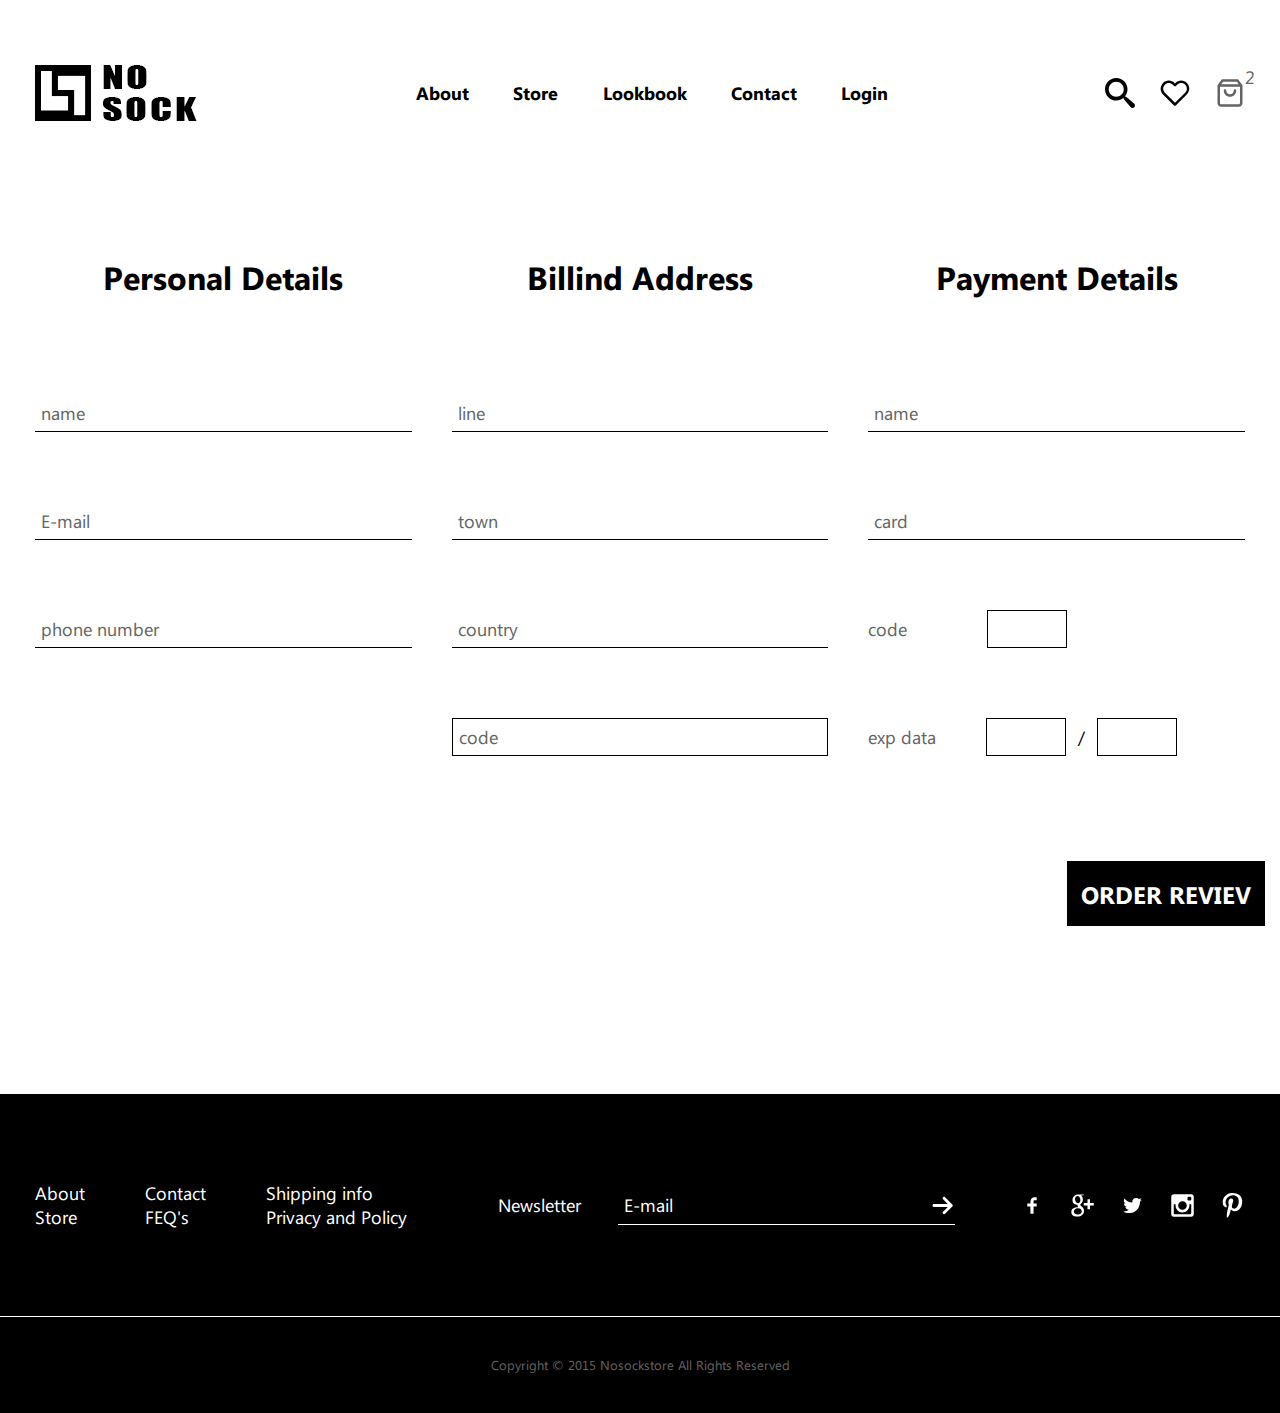
<file: contact.html>
<!DOCTYPE html>
<html lang="en">
<head>
    <meta charset="UTF-8">
    <title>Cart</title>

    <link href="css_js/jquery.nice-number.css" rel="stylesheet">

    <link rel="stylesheet" href="stylesheets/styles.css">
</head>
<body>
<svg aria-hidden="true" style="position: absolute; width: 0; height: 0; overflow: hidden;" version="1.1"
     xmlns="http://www.w3.org/2000/svg" xmlns:xlink="http://www.w3.org/1999/xlink">
    <defs>
        <symbol id="icon-search" viewBox="0 0 32 32">
            <title>search</title>
            <path d="M31.008 27.231l-7.58-6.447c-0.784-0.705-1.622-1.029-2.299-0.998 1.789-2.096 2.87-4.815 2.87-7.787 0-6.627-5.373-12-12-12s-12 5.373-12 12 5.373 12 12 12c2.972 0 5.691-1.081 7.787-2.87-0.031 0.677 0.293 1.515 0.998 2.299l6.447 7.58c1.104 1.226 2.907 1.33 4.007 0.23s0.997-2.903-0.23-4.007zM12 20c-4.418 0-8-3.582-8-8s3.582-8 8-8 8 3.582 8 8-3.582 8-8 8z"></path>
        </symbol>

        <symbol id="icon-heart" viewBox="0 0 24 24">
            <title>heart</title>
            <path d="M21.5 3.9v0c-1.2-1.2-2.8-1.9-4.5-1.9v0c-1.7 0-3.4 0.7-4.6 1.9 0 0 0 0 0 0l-0.4 0.4-0.4-0.4c-1.2-1.2-2.8-1.9-4.6-1.9-1.7 0-3.3 0.7-4.5 1.9s-2 2.9-2 4.6 0.7 3.4 1.9 4.6l8.8 8.8c0.2 0.2 0.4 0.3 0.7 0.3s0.5-0.1 0.7-0.3l8.8-8.8c2.7-2.5 2.7-6.7 0.1-9.2zM20.1 11.7l-8.1 8.1-8.1-8.1c-1.8-1.8-1.8-4.6 0-6.4 0.8-0.9 2-1.3 3.1-1.3 1.2 0 2.3 0.4 3.2 1.3l1.1 1.1c0.4 0.4 1 0.4 1.4 0l1-1.1c0 0 0 0 0 0 0.9-0.8 2-1.3 3.3-1.3 0 0 0 0 0 0 1.2 0 2.3 0.5 3.2 1.3v0c0.8 0.9 1.3 2 1.3 3.2s-0.5 2.3-1.4 3.2z"></path>
        </symbol>

        <symbol id="icon-shopping-bag" viewBox="0 0 24 24">
            <title>shopping-bag</title>
            <path d="M21.9 5.6c0 0 0-0.1-0.1-0.1 0 0 0-0.1-0.1-0.1l-3-4c-0.1-0.3-0.4-0.4-0.7-0.4h-12c-0.3 0-0.6 0.1-0.8 0.4l-3 4c0 0 0 0.1-0.1 0.1 0 0 0 0.1-0.1 0.1 0 0.2 0 0.3 0 0.4v14c0 1.7 1.3 3 3 3h14c1.7 0 3-1.3 3-3v-14c0-0.1 0-0.2-0.1-0.4zM6.5 3h11l1.5 2h-14l1.5-2zM19 21h-14c-0.6 0-1-0.4-1-1v-13h16v13c0 0.6-0.4 1-1 1z"></path>
            <path d="M16 9c-0.6 0-1 0.4-1 1 0 1.7-1.3 3-3 3s-3-1.3-3-3c0-0.6-0.4-1-1-1s-1 0.4-1 1c0 2.8 2.2 5 5 5s5-2.2 5-5c0-0.6-0.4-1-1-1z"></path>
        </symbol>


        <symbol id="icon-arrow-right" viewBox="0 0 32 32">
            <title>arrow-right</title>
            <path d="M19.414 27.414l10-10c0.781-0.781 0.781-2.047 0-2.828l-10-10c-0.781-0.781-2.047-0.781-2.828 0s-0.781 2.047 0 2.828l6.586 6.586h-19.172c-1.105 0-2 0.895-2 2s0.895 2 2 2h19.172l-6.586 6.586c-0.39 0.39-0.586 0.902-0.586 1.414s0.195 1.024 0.586 1.414c0.781 0.781 2.047 0.781 2.828 0z"></path>
        </symbol>

        <symbol id="icon-social-facebook" viewBox="0 0 24 24">
            <title>social-facebook</title>
            <path d="M13 10h3v3h-3v7h-3v-7h-3v-3h3v-1.255c0-1.189 0.374-2.691 1.118-3.512 0.744-0.823 1.673-1.233 2.786-1.233h2.096v3h-2.1c-0.498 0-0.9 0.402-0.9 0.899v2.101z"></path>
        </symbol>

        <symbol id="icon-google" viewBox="0 0 20 20">
            <title>google</title>
            <path d="M1.989 5.589c0 1.494 0.499 2.572 1.482 3.205 0.806 0.52 1.74 0.598 2.226 0.598 0.118 0 0.213-0.006 0.279-0.010 0 0-0.154 1.004 0.59 1.996h-0.034c-1.289 0-5.493 0.269-5.493 3.727 0 3.516 3.861 3.695 4.636 3.695 0.061 0 0.097-0.002 0.097-0.002 0.008 0 0.063 0.002 0.158 0.002 0.497 0 1.782-0.062 2.975-0.643 1.548-0.75 2.333-2.059 2.333-3.885 0-1.764-1.196-2.814-2.069-3.582-0.533-0.469-0.994-0.873-0.994-1.266 0-0.4 0.337-0.701 0.762-1.082 0.689-0.615 1.339-1.492 1.339-3.15 0-1.457-0.189-2.436-1.354-3.057 0.121-0.062 0.551-0.107 0.763-0.137 0.631-0.086 1.554-0.184 1.554-0.699v-0.099h-4.599c-0.046 0.002-4.651 0.172-4.651 4.389zM9.413 14.602c0.088 1.406-1.115 2.443-2.922 2.574-1.835 0.135-3.345-0.691-3.433-2.096-0.043-0.676 0.254-1.336 0.835-1.863 0.589-0.533 1.398-0.863 2.278-0.928 0.104-0.006 0.207-0.012 0.31-0.012 1.699 0.001 2.849 0.999 2.932 2.325zM8.212 4.626c0.451 1.588-0.23 3.246-1.316 3.553-0.125 0.035-0.253 0.052-0.384 0.052-0.994 0-1.979-1.006-2.345-2.393-0.204-0.776-0.187-1.458 0.047-2.112 0.229-0.645 0.643-1.078 1.163-1.225 0.125-0.035 0.254-0.053 0.385-0.053 1.2 0 1.972 0.498 2.45 2.178zM16 8v-3h-2v3h-3v2h3v3h2v-3h3v-2h-3z"></path>
        </symbol>

        <symbol id="icon-social-twitter" viewBox="0 0 24 24">
            <title>social-twitter</title>
            <path d="M18.89 7.012c0.808-0.496 1.343-1.173 1.605-2.034-0.786 0.417-1.569 0.703-2.351 0.861-0.703-0.756-1.593-1.14-2.66-1.14-1.043 0-1.924 0.366-2.643 1.078-0.715 0.717-1.076 1.588-1.076 2.605 0 0.309 0.039 0.585 0.117 0.819-3.076-0.105-5.622-1.381-7.628-3.837-0.34 0.601-0.51 1.213-0.51 1.846 0 1.301 0.549 2.332 1.645 3.089-0.625-0.053-1.176-0.211-1.645-0.47 0 0.929 0.273 1.705 0.82 2.388 0.549 0.676 1.254 1.107 2.115 1.291-0.312 0.080-0.641 0.118-0.979 0.118-0.312 0-0.533-0.026-0.664-0.083 0.23 0.757 0.664 1.371 1.291 1.841 0.625 0.472 1.344 0.721 2.152 0.743-1.332 1.045-2.855 1.562-4.578 1.562-0.422 0-0.721-0.006-0.902-0.038 1.697 1.102 3.586 1.649 5.676 1.649 2.139 0 4.029-0.542 5.674-1.626 1.645-1.078 2.859-2.408 3.639-3.974 0.784-1.564 1.172-3.192 1.172-4.892v-0.468c0.758-0.57 1.371-1.212 1.84-1.921-0.68 0.293-1.383 0.492-2.11 0.593z"></path>
        </symbol>

        <symbol id="icon-instagram" viewBox="0 0 20 20">
            <title>instagram</title>
            <path d="M17 1h-14c-1.1 0-2 0.9-2 2v14c0 1.101 0.9 2 2 2h14c1.1 0 2-0.899 2-2v-14c0-1.1-0.9-2-2-2zM9.984 15.523c3.059 0 5.538-2.481 5.538-5.539 0-0.338-0.043-0.664-0.103-0.984h1.581v7.216c0 0.382-0.31 0.69-0.693 0.69h-12.614c-0.383 0-0.693-0.308-0.693-0.69v-7.216h1.549c-0.061 0.32-0.104 0.646-0.104 0.984 0 3.059 2.481 5.539 5.539 5.539zM6.523 9.984c0-1.912 1.55-3.461 3.462-3.461s3.462 1.549 3.462 3.461-1.551 3.462-3.462 3.462c-1.913 0-3.462-1.55-3.462-3.462zM16.307 6h-1.615c-0.382 0-0.692-0.312-0.692-0.692v-1.617c0-0.382 0.31-0.691 0.691-0.691h1.615c0.384 0 0.694 0.309 0.694 0.691v1.616c0 0.381-0.31 0.693-0.693 0.693z"></path>
        </symbol>

        <symbol id="icon-pinterest" viewBox="0 0 20 20">
            <title>pinterest</title>
            <path d="M8.617 13.227c-0.526 2.754-1.167 5.394-3.068 6.773-0.586-4.162 0.861-7.287 1.534-10.605-1.147-1.93 0.138-5.812 2.555-4.855 2.975 1.176-2.576 7.172 1.15 7.922 3.891 0.781 5.479-6.75 3.066-9.199-3.485-3.538-10.146-0.083-9.326 4.982 0.199 1.238 1.478 1.613 0.511 3.322-2.231-0.494-2.897-2.254-2.811-4.6 0.138-3.84 3.449-6.527 6.771-6.9 4.201-0.471 8.144 1.543 8.689 5.494 0.613 4.461-1.896 9.293-6.389 8.945-1.218-0.095-1.728-0.699-2.682-1.279z"></path>
        </symbol>

        <symbol id="icon-heart" viewBox="0 0 24 24">
            <title>heart</title>
            <path d="M21.5 3.9v0c-1.2-1.2-2.8-1.9-4.5-1.9v0c-1.7 0-3.4 0.7-4.6 1.9 0 0 0 0 0 0l-0.4 0.4-0.4-0.4c-1.2-1.2-2.8-1.9-4.6-1.9-1.7 0-3.3 0.7-4.5 1.9s-2 2.9-2 4.6 0.7 3.4 1.9 4.6l8.8 8.8c0.2 0.2 0.4 0.3 0.7 0.3s0.5-0.1 0.7-0.3l8.8-8.8c2.7-2.5 2.7-6.7 0.1-9.2zM20.1 11.7l-8.1 8.1-8.1-8.1c-1.8-1.8-1.8-4.6 0-6.4 0.8-0.9 2-1.3 3.1-1.3 1.2 0 2.3 0.4 3.2 1.3l1.1 1.1c0.4 0.4 1 0.4 1.4 0l1-1.1c0 0 0 0 0 0 0.9-0.8 2-1.3 3.3-1.3 0 0 0 0 0 0 1.2 0 2.3 0.5 3.2 1.3v0c0.8 0.9 1.3 2 1.3 3.2s-0.5 2.3-1.4 3.2z"></path>
        </symbol>
        <symbol id="icon-shopping-bag" viewBox="0 0 24 24">
            <title>shopping-bag</title>
            <path d="M21.9 5.6c0 0 0-0.1-0.1-0.1 0 0 0-0.1-0.1-0.1l-3-4c-0.1-0.3-0.4-0.4-0.7-0.4h-12c-0.3 0-0.6 0.1-0.8 0.4l-3 4c0 0 0 0.1-0.1 0.1 0 0 0 0.1-0.1 0.1 0 0.2 0 0.3 0 0.4v14c0 1.7 1.3 3 3 3h14c1.7 0 3-1.3 3-3v-14c0-0.1 0-0.2-0.1-0.4zM6.5 3h11l1.5 2h-14l1.5-2zM19 21h-14c-0.6 0-1-0.4-1-1v-13h16v13c0 0.6-0.4 1-1 1z"></path>
            <path d="M16 9c-0.6 0-1 0.4-1 1 0 1.7-1.3 3-3 3s-3-1.3-3-3c0-0.6-0.4-1-1-1s-1 0.4-1 1c0 2.8 2.2 5 5 5s5-2.2 5-5c0-0.6-0.4-1-1-1z"></path>
        </symbol>
        <symbol id="icon-close" viewBox="0 0 20 20">
            <title>close</title>
            <path d="M10 8.586l-7.071-7.071-1.414 1.414 7.071 7.071-7.071 7.071 1.414 1.414 7.071-7.071 7.071 7.071 1.414-1.414-7.071-7.071 7.071-7.071-1.414-1.414-7.071 7.071z"></path>
        </symbol>
        <symbol id="icon-menu" viewBox="0 0 32 32">
            <title>menu</title>
            <path d="M0 6.080v1.6h31.36v-3.2h-31.36v1.6z"></path>
            <path d="M0 15.68v1.6h31.808l-0.32-1.6-0.256-1.6h-31.232v1.6z"></path>
            <path d="M0 25.28v1.6h31.808l-0.32-1.6-0.256-1.6h-31.232v1.6z"></path>
        </symbol>
    </defs>
</svg>

<header class="header">
    <div class="container">
        <div class="layout layout-header">
            <div class="layout-item">
                <a href="#" class="logo"><img src="images/logo.png"></a>
                <a href="#">
                    <svg class="icon icon-menu">
                        <use xlink:href="#icon-menu"></use>
                    </svg>
                </a>
            </div>
            <div class="layout-item">
                <nav class="navbar">
                    <ul class="navbar-nav">
                        <li>
                            <a href="index.html">About</a>
                        </li>
                        <li>
                            <a href="store.html">Store</a>
                        </li>
                        <li>
                            <a href="lookbook.html">Lookbook</a>
                        </li>
                        <li>
                            <a href="contact.html">Contact</a>
                        </li>
                        <li>
                            <a href="login.html">Login</a>
                        </li>
                    </ul>
                </nav>
            </div>
            <div class="layout-item">
                <div class="icon-group">
                    <a href="#">
                        <svg class="icon icon-search">
                            <use xlink:href="#icon-search"></use>
                        </svg>
                    </a>
                    <a href="wish.html">
                        <svg class="icon icon-heart">
                            <use xlink:href="#icon-heart"></use>
                        </svg>
                    </a>
                    <a href="cart.html" class="is-active bue">
                        <p class="product-number">2</p>
                        <svg class="icon icon-shopping-bag">
                            <use xlink:href="#icon-shopping-bag"></use>
                        </svg>
                    </a>
                </div>
            </div>
        </div>
    </div>
</header>
<section class="section-contact">
    <div class="container">
        <div class="layout layout-contact">
            <div class="layout-item">
                <div class="heading">
                    <h2>Personal Details</h2>
                </div>
                <form class="details">

                        <input type="text" placeholder="name">

                        <input type="email" placeholder="E-mail">

                        <input type="tel" placeholder="phone number">

                </form>
            </div>
            <div class="layout-item">
                <div class="heading">
                    <h2>Billind Address</h2>
                </div>
                <form class="details">

                        <input type="text" placeholder="line">

                        <input type="text" placeholder="town">

                        <input type="text" placeholder="country">

                        <input type="text" class="code" placeholder="code">

                </form>
            </div>
            <div class="layout-item">
                <div class="heading">
                    <h2>Payment Details</h2>
                </div>
                <form class="details">

                    <input type="text" placeholder="name">

                    <input type="text" placeholder="card ">

                    <div class="code-block">
                        <label>code</label>
                        <input type="text" class="code">
                    </div>

                    <div class="code-block data">
                        <label>exp data</label>
                        <input type="text" class="code">
                        <p>/</p>
                        <input type="text" class="code">
                    </div>
                </form>
            </div>
        </div>
    </div>
    <div class="container container-order">
        <button class="button">ORDER REVIEV</button>
    </div>

</section>
<footer class="footer">
    <div class="container">
        <div class="layout layout-footer">
            <div class="layout-item">
                <div class="about inverse">
                    <a href="#" class="inverse"><p>About</p></a>
                    <a href="#" class="inverse"><p>Store</p></a>
                </div>
                <div class="contact inverse">
                    <a href="#" class="inverse"><p>Contact</p></a>
                    <a href="#" class="inverse"><p>FEQ's</p></a>
                </div>
                <div class="info">
                    <a href="#" class="inverse"><p>Shipping info</p></a>
                    <a href="#" class="inverse"><p>Privacy and Policy</p></a>
                </div>
            </div>
            <div class="layout-item">
                <form class="feedback">
                    <label class="inverse">Newsletter</label>
                    <div class="mail">
                        <input type="email" placeholder="E-mail">
                        <a href="#">
                            <svg class="icon icon-arrow-right">
                                <use xlink:href="#icon-arrow-right"></use>
                            </svg>
                        </a>
                    </div>
                </form>
            </div>
            <div class="layout-item">
                <div class="icon-group">
                    <a href="#">
                        <svg class="icon icon-social-facebook">
                            <use xlink:href="#icon-social-facebook"></use>
                        </svg>
                    </a>
                    <a href="#">
                        <svg class="icon icon-google">
                            <use xlink:href="#icon-google"></use>
                        </svg>
                    </a>
                    <a href="#">
                        <svg class="icon icon-social-twitter">
                            <use xlink:href="#icon-social-twitter"></use>
                        </svg>
                    </a>
                    <a href="#">
                        <svg class="icon icon-instagram">
                            <use xlink:href="#icon-instagram"></use>
                        </svg>
                    </a>
                    <a href="#">
                        <svg class="icon icon-pinterest">
                            <use xlink:href="#icon-pinterest"></use>
                        </svg>
                    </a>
                </div>
            </div>

        </div>
    </div>
</footer>
<section class="subfooter">
    <div class="container container-subfooter">
        <p class="copyrights">Copyright © 2015 Nosockstore All Rights Reserved </p>
    </div>
</section>


<script src="js/jquery-1.12.4.min.js"></script>

<script src="js/jquery.nice-number.js"></script>

<script type="text/javascript" src="js/custom.js"></script>
</body>
</html>
</file>
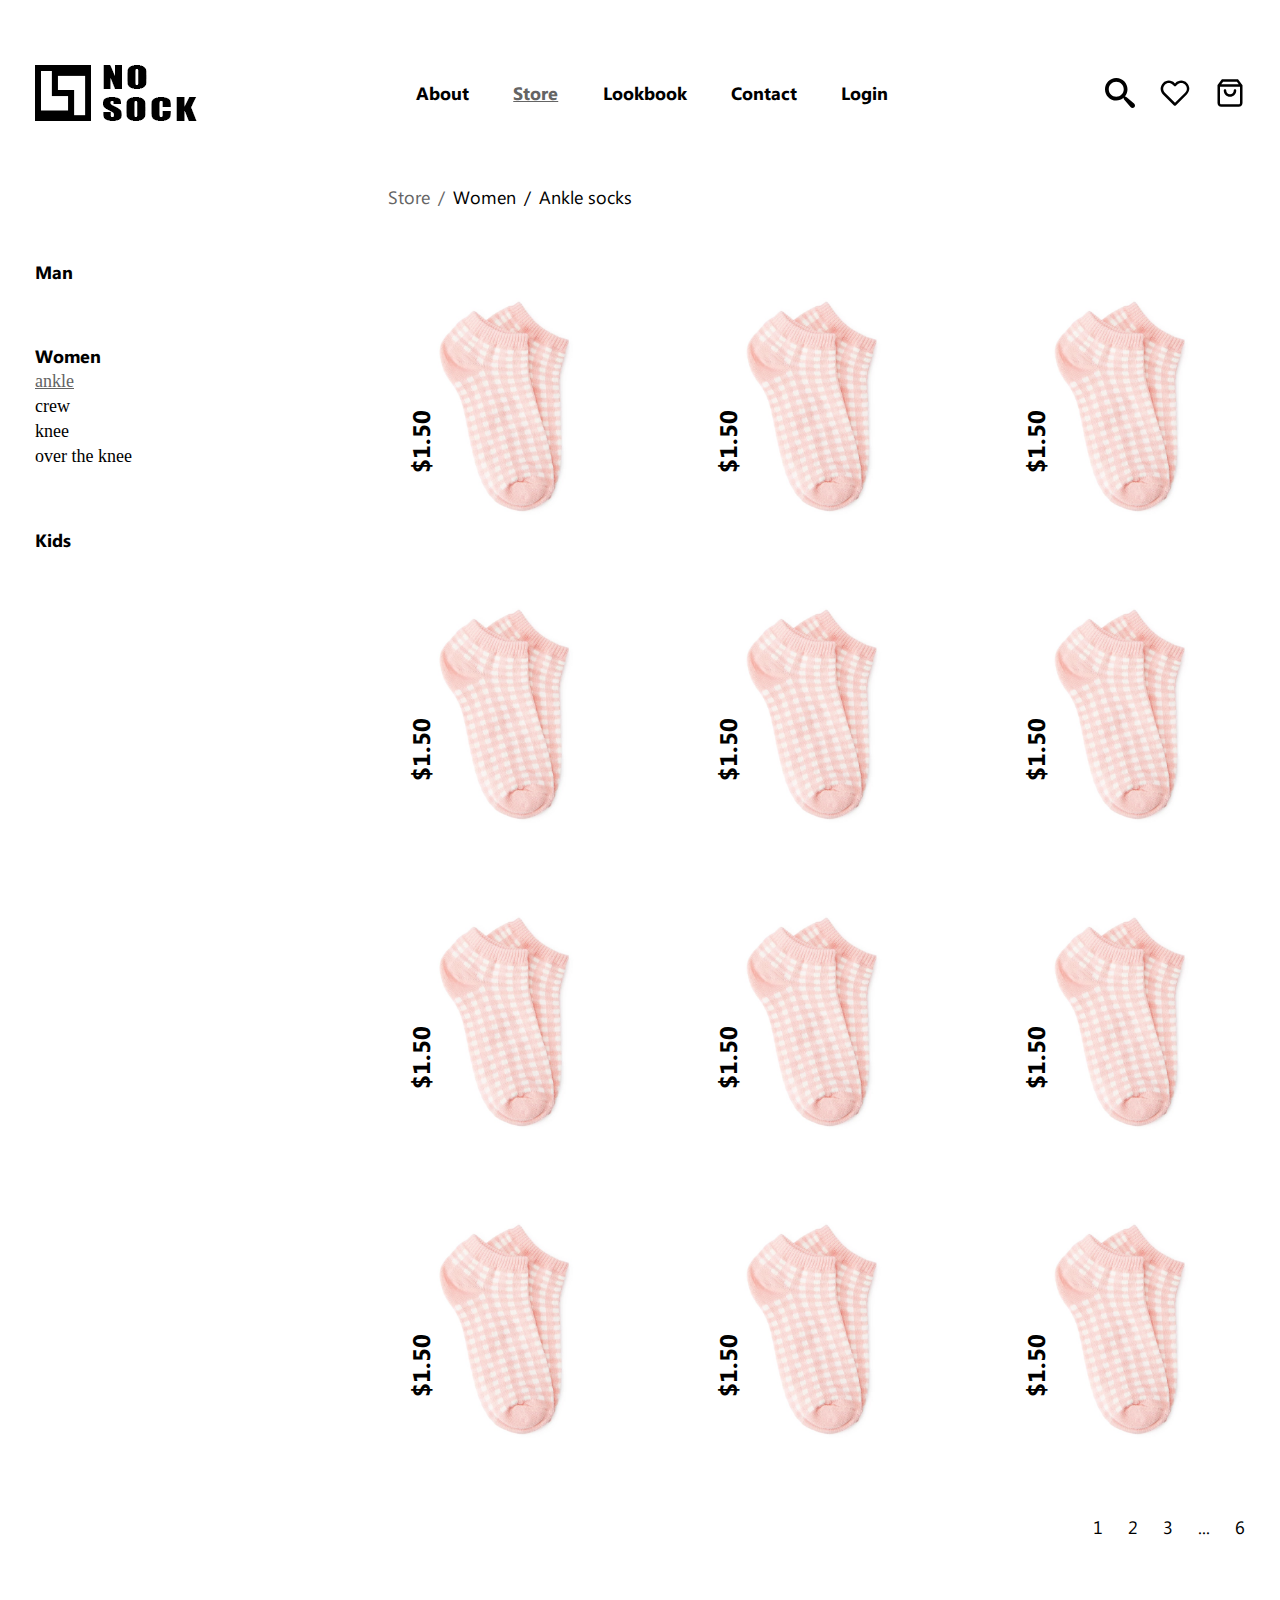
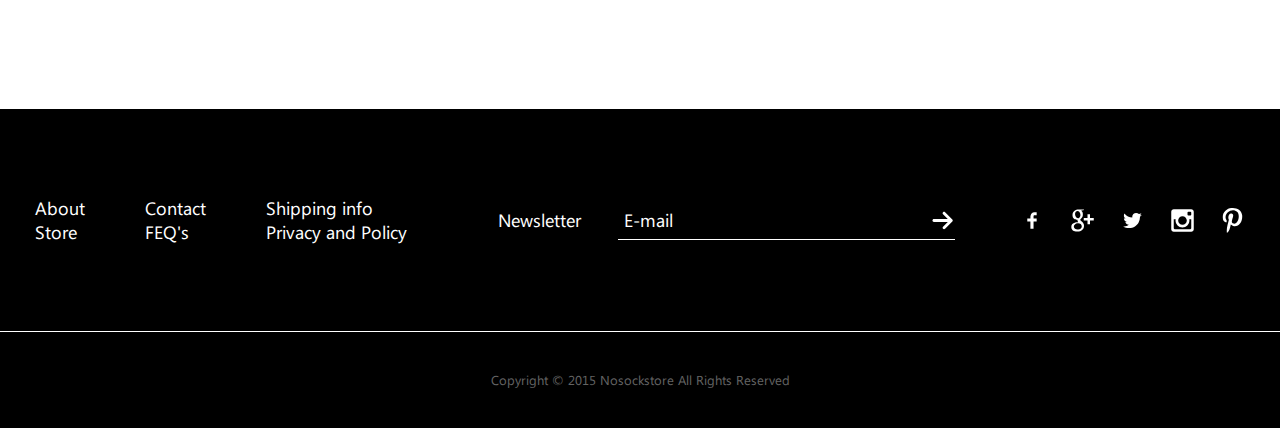
<file: store.html>
<!DOCTYPE html>
<html lang="en">
<head>
    <meta charset="UTF-8">
    <link rel="stylesheet" href="stylesheets/styles.css">
    <title>Sttore</title>

</head>
<body>
<svg aria-hidden="true" style="position: absolute; width: 0; height: 0; overflow: hidden;" version="1.1" xmlns="http://www.w3.org/2000/svg" xmlns:xlink="http://www.w3.org/1999/xlink">
    <defs>
        <symbol id="icon-search" viewBox="0 0 32 32">
            <title>search</title>
            <path d="M31.008 27.231l-7.58-6.447c-0.784-0.705-1.622-1.029-2.299-0.998 1.789-2.096 2.87-4.815 2.87-7.787 0-6.627-5.373-12-12-12s-12 5.373-12 12 5.373 12 12 12c2.972 0 5.691-1.081 7.787-2.87-0.031 0.677 0.293 1.515 0.998 2.299l6.447 7.58c1.104 1.226 2.907 1.33 4.007 0.23s0.997-2.903-0.23-4.007zM12 20c-4.418 0-8-3.582-8-8s3.582-8 8-8 8 3.582 8 8-3.582 8-8 8z"></path>
        </symbol>

        <symbol id="icon-heart" viewBox="0 0 24 24">
            <title>heart</title>
            <path d="M21.5 3.9v0c-1.2-1.2-2.8-1.9-4.5-1.9v0c-1.7 0-3.4 0.7-4.6 1.9 0 0 0 0 0 0l-0.4 0.4-0.4-0.4c-1.2-1.2-2.8-1.9-4.6-1.9-1.7 0-3.3 0.7-4.5 1.9s-2 2.9-2 4.6 0.7 3.4 1.9 4.6l8.8 8.8c0.2 0.2 0.4 0.3 0.7 0.3s0.5-0.1 0.7-0.3l8.8-8.8c2.7-2.5 2.7-6.7 0.1-9.2zM20.1 11.7l-8.1 8.1-8.1-8.1c-1.8-1.8-1.8-4.6 0-6.4 0.8-0.9 2-1.3 3.1-1.3 1.2 0 2.3 0.4 3.2 1.3l1.1 1.1c0.4 0.4 1 0.4 1.4 0l1-1.1c0 0 0 0 0 0 0.9-0.8 2-1.3 3.3-1.3 0 0 0 0 0 0 1.2 0 2.3 0.5 3.2 1.3v0c0.8 0.9 1.3 2 1.3 3.2s-0.5 2.3-1.4 3.2z"></path>
        </symbol>

        <symbol id="icon-shopping-bag" viewBox="0 0 24 24">
            <title>shopping-bag</title>
            <path d="M21.9 5.6c0 0 0-0.1-0.1-0.1 0 0 0-0.1-0.1-0.1l-3-4c-0.1-0.3-0.4-0.4-0.7-0.4h-12c-0.3 0-0.6 0.1-0.8 0.4l-3 4c0 0 0 0.1-0.1 0.1 0 0 0 0.1-0.1 0.1 0 0.2 0 0.3 0 0.4v14c0 1.7 1.3 3 3 3h14c1.7 0 3-1.3 3-3v-14c0-0.1 0-0.2-0.1-0.4zM6.5 3h11l1.5 2h-14l1.5-2zM19 21h-14c-0.6 0-1-0.4-1-1v-13h16v13c0 0.6-0.4 1-1 1z"></path>
            <path d="M16 9c-0.6 0-1 0.4-1 1 0 1.7-1.3 3-3 3s-3-1.3-3-3c0-0.6-0.4-1-1-1s-1 0.4-1 1c0 2.8 2.2 5 5 5s5-2.2 5-5c0-0.6-0.4-1-1-1z"></path>
        </symbol>


        <symbol id="icon-arrow-right" viewBox="0 0 32 32">
            <title>arrow-right</title>
            <path d="M19.414 27.414l10-10c0.781-0.781 0.781-2.047 0-2.828l-10-10c-0.781-0.781-2.047-0.781-2.828 0s-0.781 2.047 0 2.828l6.586 6.586h-19.172c-1.105 0-2 0.895-2 2s0.895 2 2 2h19.172l-6.586 6.586c-0.39 0.39-0.586 0.902-0.586 1.414s0.195 1.024 0.586 1.414c0.781 0.781 2.047 0.781 2.828 0z"></path>
        </symbol>

        <symbol id="icon-social-facebook" viewBox="0 0 24 24">
            <title>social-facebook</title>
            <path d="M13 10h3v3h-3v7h-3v-7h-3v-3h3v-1.255c0-1.189 0.374-2.691 1.118-3.512 0.744-0.823 1.673-1.233 2.786-1.233h2.096v3h-2.1c-0.498 0-0.9 0.402-0.9 0.899v2.101z"></path>
        </symbol>

        <symbol id="icon-google" viewBox="0 0 20 20">
            <title>google</title>
            <path d="M1.989 5.589c0 1.494 0.499 2.572 1.482 3.205 0.806 0.52 1.74 0.598 2.226 0.598 0.118 0 0.213-0.006 0.279-0.010 0 0-0.154 1.004 0.59 1.996h-0.034c-1.289 0-5.493 0.269-5.493 3.727 0 3.516 3.861 3.695 4.636 3.695 0.061 0 0.097-0.002 0.097-0.002 0.008 0 0.063 0.002 0.158 0.002 0.497 0 1.782-0.062 2.975-0.643 1.548-0.75 2.333-2.059 2.333-3.885 0-1.764-1.196-2.814-2.069-3.582-0.533-0.469-0.994-0.873-0.994-1.266 0-0.4 0.337-0.701 0.762-1.082 0.689-0.615 1.339-1.492 1.339-3.15 0-1.457-0.189-2.436-1.354-3.057 0.121-0.062 0.551-0.107 0.763-0.137 0.631-0.086 1.554-0.184 1.554-0.699v-0.099h-4.599c-0.046 0.002-4.651 0.172-4.651 4.389zM9.413 14.602c0.088 1.406-1.115 2.443-2.922 2.574-1.835 0.135-3.345-0.691-3.433-2.096-0.043-0.676 0.254-1.336 0.835-1.863 0.589-0.533 1.398-0.863 2.278-0.928 0.104-0.006 0.207-0.012 0.31-0.012 1.699 0.001 2.849 0.999 2.932 2.325zM8.212 4.626c0.451 1.588-0.23 3.246-1.316 3.553-0.125 0.035-0.253 0.052-0.384 0.052-0.994 0-1.979-1.006-2.345-2.393-0.204-0.776-0.187-1.458 0.047-2.112 0.229-0.645 0.643-1.078 1.163-1.225 0.125-0.035 0.254-0.053 0.385-0.053 1.2 0 1.972 0.498 2.45 2.178zM16 8v-3h-2v3h-3v2h3v3h2v-3h3v-2h-3z"></path>
        </symbol>

        <symbol id="icon-social-twitter" viewBox="0 0 24 24">
            <title>social-twitter</title>
            <path d="M18.89 7.012c0.808-0.496 1.343-1.173 1.605-2.034-0.786 0.417-1.569 0.703-2.351 0.861-0.703-0.756-1.593-1.14-2.66-1.14-1.043 0-1.924 0.366-2.643 1.078-0.715 0.717-1.076 1.588-1.076 2.605 0 0.309 0.039 0.585 0.117 0.819-3.076-0.105-5.622-1.381-7.628-3.837-0.34 0.601-0.51 1.213-0.51 1.846 0 1.301 0.549 2.332 1.645 3.089-0.625-0.053-1.176-0.211-1.645-0.47 0 0.929 0.273 1.705 0.82 2.388 0.549 0.676 1.254 1.107 2.115 1.291-0.312 0.080-0.641 0.118-0.979 0.118-0.312 0-0.533-0.026-0.664-0.083 0.23 0.757 0.664 1.371 1.291 1.841 0.625 0.472 1.344 0.721 2.152 0.743-1.332 1.045-2.855 1.562-4.578 1.562-0.422 0-0.721-0.006-0.902-0.038 1.697 1.102 3.586 1.649 5.676 1.649 2.139 0 4.029-0.542 5.674-1.626 1.645-1.078 2.859-2.408 3.639-3.974 0.784-1.564 1.172-3.192 1.172-4.892v-0.468c0.758-0.57 1.371-1.212 1.84-1.921-0.68 0.293-1.383 0.492-2.11 0.593z"></path>
        </symbol>

        <symbol id="icon-instagram" viewBox="0 0 20 20">
            <title>instagram</title>
            <path d="M17 1h-14c-1.1 0-2 0.9-2 2v14c0 1.101 0.9 2 2 2h14c1.1 0 2-0.899 2-2v-14c0-1.1-0.9-2-2-2zM9.984 15.523c3.059 0 5.538-2.481 5.538-5.539 0-0.338-0.043-0.664-0.103-0.984h1.581v7.216c0 0.382-0.31 0.69-0.693 0.69h-12.614c-0.383 0-0.693-0.308-0.693-0.69v-7.216h1.549c-0.061 0.32-0.104 0.646-0.104 0.984 0 3.059 2.481 5.539 5.539 5.539zM6.523 9.984c0-1.912 1.55-3.461 3.462-3.461s3.462 1.549 3.462 3.461-1.551 3.462-3.462 3.462c-1.913 0-3.462-1.55-3.462-3.462zM16.307 6h-1.615c-0.382 0-0.692-0.312-0.692-0.692v-1.617c0-0.382 0.31-0.691 0.691-0.691h1.615c0.384 0 0.694 0.309 0.694 0.691v1.616c0 0.381-0.31 0.693-0.693 0.693z"></path>
        </symbol>

        <symbol id="icon-pinterest" viewBox="0 0 20 20">
            <title>pinterest</title>
            <path d="M8.617 13.227c-0.526 2.754-1.167 5.394-3.068 6.773-0.586-4.162 0.861-7.287 1.534-10.605-1.147-1.93 0.138-5.812 2.555-4.855 2.975 1.176-2.576 7.172 1.15 7.922 3.891 0.781 5.479-6.75 3.066-9.199-3.485-3.538-10.146-0.083-9.326 4.982 0.199 1.238 1.478 1.613 0.511 3.322-2.231-0.494-2.897-2.254-2.811-4.6 0.138-3.84 3.449-6.527 6.771-6.9 4.201-0.471 8.144 1.543 8.689 5.494 0.613 4.461-1.896 9.293-6.389 8.945-1.218-0.095-1.728-0.699-2.682-1.279z"></path>
        </symbol>

        <symbol id="icon-menu" viewBox="0 0 32 32">
            <title>menu</title>
            <path d="M0 6.080v1.6h31.36v-3.2h-31.36v1.6z"></path>
            <path d="M0 15.68v1.6h31.808l-0.32-1.6-0.256-1.6h-31.232v1.6z"></path>
            <path d="M0 25.28v1.6h31.808l-0.32-1.6-0.256-1.6h-31.232v1.6z"></path>
        </symbol>

    </defs>
</svg>

<div class="wrapper">
    <header class="header">
        <div class="container">
            <div class="layout layout-header">
                <div class="layout-item">
                    <a href="#"><img src="images/logo.png"></a>
                    <a href="#">
                        <svg class="icon icon-menu">
                            <use xlink:href="#icon-menu"></use>
                        </svg>
                    </a>
                </div>
                <div class="layout-item">
                    <nav class="navbar">
                        <ul class="navbar-nav">
                            <li>
                                <a href="index.html">About</a>
                            </li>
                            <li>
                                <a href="store.html" class="is-active">Store</a>
                            </li>
                            <li>
                                <a href="lookbook.html">Lookbook</a>
                            </li>
                            <li>
                                <a href="contact.html">Contact</a>
                            </li>
                            <li>
                                <a href="login.html">Login</a>
                            </li>
                        </ul>
                    </nav>
                </div>
                <div class="layout-item">
                    <div class="icon-group">
                        <a href="#">
                            <svg class="icon icon-search">
                                <use xlink:href="#icon-search"></use>
                            </svg>
                        </a>
                        <a href="wish.html">
                            <svg class="icon icon-heart">
                                <use xlink:href="#icon-heart"></use>
                            </svg>
                        </a>
                        <a href="cart.html">
                            <svg class="icon icon-shopping-bag">
                                <use xlink:href="#icon-shopping-bag"></use>
                            </svg>
                        </a>
                    </div>
                </div>
            </div>
        </div>
    </header>

    <section class="section-product">
        <div class="container">
            <div class="layout layout-product">
                <div class="layout-item">
                <div class="sidebar sidebar-product">
                  <ul class="product-menu">
                      <li>
                          Man
                      </li>
                      <li>Women
                           <ul>
                                <li>
                                    <a href="#" class="is-active">ankle</a>
                                </li>
                               <li>
                                   <a href="#">crew</a>
                               </li>
                               <li>
                                   <a href="#">knee</a>
                               </li>
                               <li>
                                   <a href="#">over the knee</a>
                               </li>
                           </ul>
                      </li>
                      <li>
                          Kids
                      </li>
                  </ul>
                </div>
                </div>
                <div class="layout-item">
                    <div class="breadcrumbs">
                        <ul>
                            <li class="is-active">Store</li>
                            <li>Women</li>
                            <li> Ankle socks</li>
                        </ul>
                    </div>
                    <div class="grid grid-products">
                        <div class="grid-item">
                            <div class="cart cart-product">
                                <div class="cart-product-price">
                                    <h3 class="product-price">$1.50</h3>
                                </div>
                                <div class="cart-image">
                                    <img src="images/socks.png">
                                </div>

                                <div class="cart cart-product-hover">
                                    <div class="cart-icons">
                                        <svg class="icon icon-heart">
                                            <use xlink:href="#icon-heart"></use>
                                        </svg>
                                    </div>
                                    <div class="cart-product-price">
                                        <h3 class="product-price">$1.50</h3>
                                    </div>
                                    <div class="cart-image">
                                        <img src="images/socks_hover.png">
                                    </div>
                                    <div class="cart-title">
                                        <h3>FOREVER 21</h3>
                                        <p>Crab Pattern Ankle Socks</p>
                                    </div>
                                </div>
                            </div>
                        </div>
                        <div class="grid-item">
                            <div class="cart cart-product">
                                <div class="cart-product-price">
                                    <h3 class="product-price">$1.50</h3>
                                </div>
                                <div class="cart-image">
                                    <img src="images/socks.png">
                                </div>

                                <div class="cart cart-product-hover">
                                    <div class="cart-icons">
                                        <svg class="icon icon-heart">
                                            <use xlink:href="#icon-heart"></use>
                                        </svg>
                                    </div>
                                    <div class="cart-product-price">
                                        <h3 class="product-price">$1.50</h3>
                                    </div>
                                    <div class="cart-image">
                                        <img src="images/socks_hover.png">
                                    </div>
                                    <div class="cart-title">
                                        <h3>FOREVER 21</h3>
                                        <p>Crab Pattern Ankle Socks</p>
                                    </div>
                                </div>

                            </div>
                        </div>
                        <div class="grid-item">
                            <div class="cart cart-product">
                                <div class="cart-product-price">
                                    <h3 class="product-price">$1.50</h3>
                                </div>
                                <div class="cart-image">
                                    <img src="images/socks.png">
                                </div>

                                <div class="cart cart-product-hover">
                                    <div class="cart-icons">
                                        <svg class="icon icon-heart">
                                            <use xlink:href="#icon-heart"></use>
                                        </svg>
                                    </div>
                                    <div class="cart-product-price">
                                        <h3 class="product-price">$1.50</h3>
                                    </div>
                                    <div class="cart-image">
                                        <img src="images/socks_hover.png">
                                    </div>
                                    <div class="cart-title">
                                        <h3>FOREVER 21</h3>
                                        <p>Crab Pattern Ankle Socks</p>
                                    </div>
                                </div>

                            </div>
                        </div>
                        <div class="grid-item">
                            <div class="cart cart-product">
                                <div class="cart-product-price">
                                    <h3 class="product-price">$1.50</h3>
                                </div>
                                <div class="cart-image">
                                    <img src="images/socks.png">
                                </div>

                                <div class="cart cart-product-hover">
                                    <div class="cart-icons">
                                        <svg class="icon icon-heart">
                                            <use xlink:href="#icon-heart"></use>
                                        </svg>
                                    </div>
                                    <div class="cart-product-price">
                                        <h3 class="product-price">$1.50</h3>
                                    </div>
                                    <div class="cart-image">
                                        <img src="images/socks_hover.png">
                                    </div>
                                    <div class="cart-title">
                                        <h3>FOREVER 21</h3>
                                        <p>Crab Pattern Ankle Socks</p>
                                    </div>
                                </div>

                            </div>
                        </div>
                        <div class="grid-item">
                            <div class="cart cart-product">
                                <div class="cart-product-price">
                                    <h3 class="product-price">$1.50</h3>
                                </div>
                                <div class="cart-image">
                                    <img src="images/socks.png">
                                </div>

                                <div class="cart cart-product-hover">
                                    <div class="cart-icons">
                                        <svg class="icon icon-heart">
                                            <use xlink:href="#icon-heart"></use>
                                        </svg>
                                    </div>
                                    <div class="cart-product-price">
                                        <h3 class="product-price">$1.50</h3>
                                    </div>
                                    <div class="cart-image">
                                        <img src="images/socks_hover.png">
                                    </div>
                                    <div class="cart-title">
                                        <h3>FOREVER 21</h3>
                                        <p>Crab Pattern Ankle Socks</p>
                                    </div>
                                </div>

                            </div>
                        </div>
                        <div class="grid-item">
                            <div class="cart cart-product">
                                <div class="cart-product-price">
                                    <h3 class="product-price">$1.50</h3>
                                </div>
                                <div class="cart-image">
                                    <img src="images/socks.png">
                                </div>

                                <div class="cart cart-product-hover">
                                    <div class="cart-icons">
                                        <svg class="icon icon-heart">
                                            <use xlink:href="#icon-heart"></use>
                                        </svg>
                                    </div>
                                    <div class="cart-product-price">
                                        <h3 class="product-price">$1.50</h3>
                                    </div>
                                    <div class="cart-image">
                                        <img src="images/socks_hover.png">
                                    </div>
                                    <div class="cart-title">
                                        <h3>FOREVER 21</h3>
                                        <p>Crab Pattern Ankle Socks</p>
                                    </div>
                                </div>

                            </div>
                        </div>
                        <div class="grid-item">
                            <div class="cart cart-product">
                                <div class="cart-product-price">
                                    <h3 class="product-price">$1.50</h3>
                                </div>
                                <div class="cart-image">
                                    <img src="images/socks.png">
                                </div>

                                <div class="cart cart-product-hover">
                                    <div class="cart-icons">
                                        <svg class="icon icon-heart">
                                            <use xlink:href="#icon-heart"></use>
                                        </svg>
                                    </div>
                                    <div class="cart-product-price">
                                        <h3 class="product-price">$1.50</h3>
                                    </div>
                                    <div class="cart-image">
                                        <img src="images/socks_hover.png">
                                    </div>
                                    <div class="cart-title">
                                        <h3>FOREVER 21</h3>
                                        <p>Crab Pattern Ankle Socks</p>
                                    </div>
                                </div>

                            </div>
                        </div>
                        <div class="grid-item">
                            <div class="cart cart-product">
                                <div class="cart-product-price">
                                    <h3 class="product-price">$1.50</h3>
                                </div>
                                <div class="cart-image">
                                    <img src="images/socks.png">
                                </div>

                                <div class="cart cart-product-hover">
                                    <div class="cart-icons">
                                        <svg class="icon icon-heart">
                                            <use xlink:href="#icon-heart"></use>
                                        </svg>
                                    </div>
                                    <div class="cart-product-price">
                                        <h3 class="product-price">$1.50</h3>
                                    </div>
                                    <div class="cart-image">
                                        <img src="images/socks_hover.png">
                                    </div>
                                    <div class="cart-title">
                                        <h3>FOREVER 21</h3>
                                        <p>Crab Pattern Ankle Socks</p>
                                    </div>
                                </div>

                            </div>
                        </div>
                        <div class="grid-item">
                            <div class="cart cart-product">
                                <div class="cart-product-price">
                                    <h3 class="product-price">$1.50</h3>
                                </div>
                                <div class="cart-image">
                                    <img src="images/socks.png">
                                </div>

                                <div class="cart cart-product-hover">
                                    <div class="cart-icons">
                                        <svg class="icon icon-heart">
                                            <use xlink:href="#icon-heart"></use>
                                        </svg>
                                    </div>
                                    <div class="cart-product-price">
                                        <h3 class="product-price">$1.50</h3>
                                    </div>
                                    <div class="cart-image">
                                        <img src="images/socks_hover.png">
                                    </div>
                                    <div class="cart-title">
                                        <h3>FOREVER 21</h3>
                                        <p>Crab Pattern Ankle Socks</p>
                                    </div>
                                </div>

                            </div>
                        </div>
                        <div class="grid-item">
                            <div class="cart cart-product">
                                <div class="cart-product-price">
                                    <h3 class="product-price">$1.50</h3>
                                </div>
                                <div class="cart-image">
                                    <img src="images/socks.png">
                                </div>

                                <div class="cart cart-product-hover">
                                    <div class="cart-icons">
                                        <svg class="icon icon-heart">
                                            <use xlink:href="#icon-heart"></use>
                                        </svg>
                                    </div>
                                    <div class="cart-product-price">
                                        <h3 class="product-price">$1.50</h3>
                                    </div>
                                    <div class="cart-image">
                                        <img src="images/socks_hover.png">
                                    </div>
                                    <div class="cart-title">
                                        <h3>FOREVER 21</h3>
                                        <p>Crab Pattern Ankle Socks</p>
                                    </div>
                                </div>

                            </div>
                        </div>
                        <div class="grid-item">
                            <div class="cart cart-product">
                                <div class="cart-product-price">
                                    <h3 class="product-price">$1.50</h3>
                                </div>
                                <div class="cart-image">
                                    <img src="images/socks.png">
                                </div>

                                <div class="cart cart-product-hover">
                                    <div class="cart-icons">
                                        <svg class="icon icon-heart">
                                            <use xlink:href="#icon-heart"></use>
                                        </svg>
                                    </div>
                                    <div class="cart-product-price">
                                        <h3 class="product-price">$1.50</h3>
                                    </div>
                                    <div class="cart-image">
                                        <img src="images/socks_hover.png">
                                    </div>
                                    <div class="cart-title">
                                        <h3>FOREVER 21</h3>
                                        <p>Crab Pattern Ankle Socks</p>
                                    </div>
                                </div>

                            </div>
                        </div>
                        <div class="grid-item">
                            <div class="cart cart-product">
                                <div class="cart-product-price">
                                    <h3 class="product-price">$1.50</h3>
                                </div>
                                <div class="cart-image">
                                    <img src="images/socks.png">
                                </div>

                                <div class="cart cart-product-hover">
                                    <div class="cart-icons">
                                        <svg class="icon icon-heart">
                                            <use xlink:href="#icon-heart"></use>
                                        </svg>
                                    </div>
                                    <div class="cart-product-price">
                                        <h3 class="product-price">$1.50</h3>
                                    </div>
                                    <div class="cart-image">
                                        <img src="images/socks_hover.png">
                                    </div>
                                    <div class="cart-title">
                                        <h3>FOREVER 21</h3>
                                        <p>Crab Pattern Ankle Socks</p>
                                    </div>
                                </div>

                            </div>
                        </div>
                    </div>
                    <div class="pagination">
                        <ul>
                            <li>
                                <a href="#">1</a>
                            </li>
                            <li>
                                <a href="#">2</a>
                            </li>
                            <li>
                                <a href="#">3</a>
                            </li>
                            <li>
                                <a href="#">...</a>
                            </li>
                            <li>
                                <a href="#">6</a>
                            </li>
                        </ul>
                    </div>
                </div>



            </div>
        </div>
    </section>

    <footer class="footer">
        <div class="container">
            <div class="layout layout-footer">
                <div class="layout-item">
                    <div class="about inverse">
                        <a href="#" class="inverse"><p>About</p></a>
                        <a href="#" class="inverse"><p>Store</p></a>
                    </div>
                    <div class="contact inverse">
                        <a href="#" class="inverse"><p>Contact</p></a>
                        <a href="#" class="inverse"><p>FEQ's</p></a>
                    </div>
                    <div class="info">
                        <a href="#" class="inverse"><p>Shipping info</p></a>
                        <a href="#" class="inverse"><p>Privacy and Policy</p></a>
                    </div>
                </div>
                <div class="layout-item">
                    <form class="feedback">
                        <label class="inverse">Newsletter</label>
                        <div class="mail">
                            <input type="email" placeholder="E-mail">
                            <a href="#">
                                <svg class="icon icon-arrow-right">
                                    <use xlink:href="#icon-arrow-right"></use>
                                </svg>
                            </a>
                        </div>
                    </form>
                </div>
                <div class="layout-item">
                    <div class="icon-group">
                        <a href="#">
                            <svg class="icon icon-social-facebook">
                                <use xlink:href="#icon-social-facebook"></use>
                            </svg>
                        </a>
                        <a href="#">
                            <svg class="icon icon-google">
                                <use xlink:href="#icon-google"></use>
                            </svg>
                        </a>
                        <a href="#">
                            <svg class="icon icon-social-twitter">
                                <use xlink:href="#icon-social-twitter"></use>
                            </svg>
                        </a>
                        <a href="#">
                            <svg class="icon icon-instagram">
                                <use xlink:href="#icon-instagram"></use>
                            </svg>
                        </a>
                        <a href="#">
                            <svg class="icon icon-pinterest">
                                <use xlink:href="#icon-pinterest"></use>
                            </svg>
                        </a>
                    </div>
                </div>

            </div>
        </div>
    </footer>
    <section class="subfooter">
        <div class="container container-subfooter">
            <p class="copyrights">Copyright © 2015 Nosockstore All Rights Reserved </p>
        </div>
    </section>

</div>
</body>
</html>
</file>
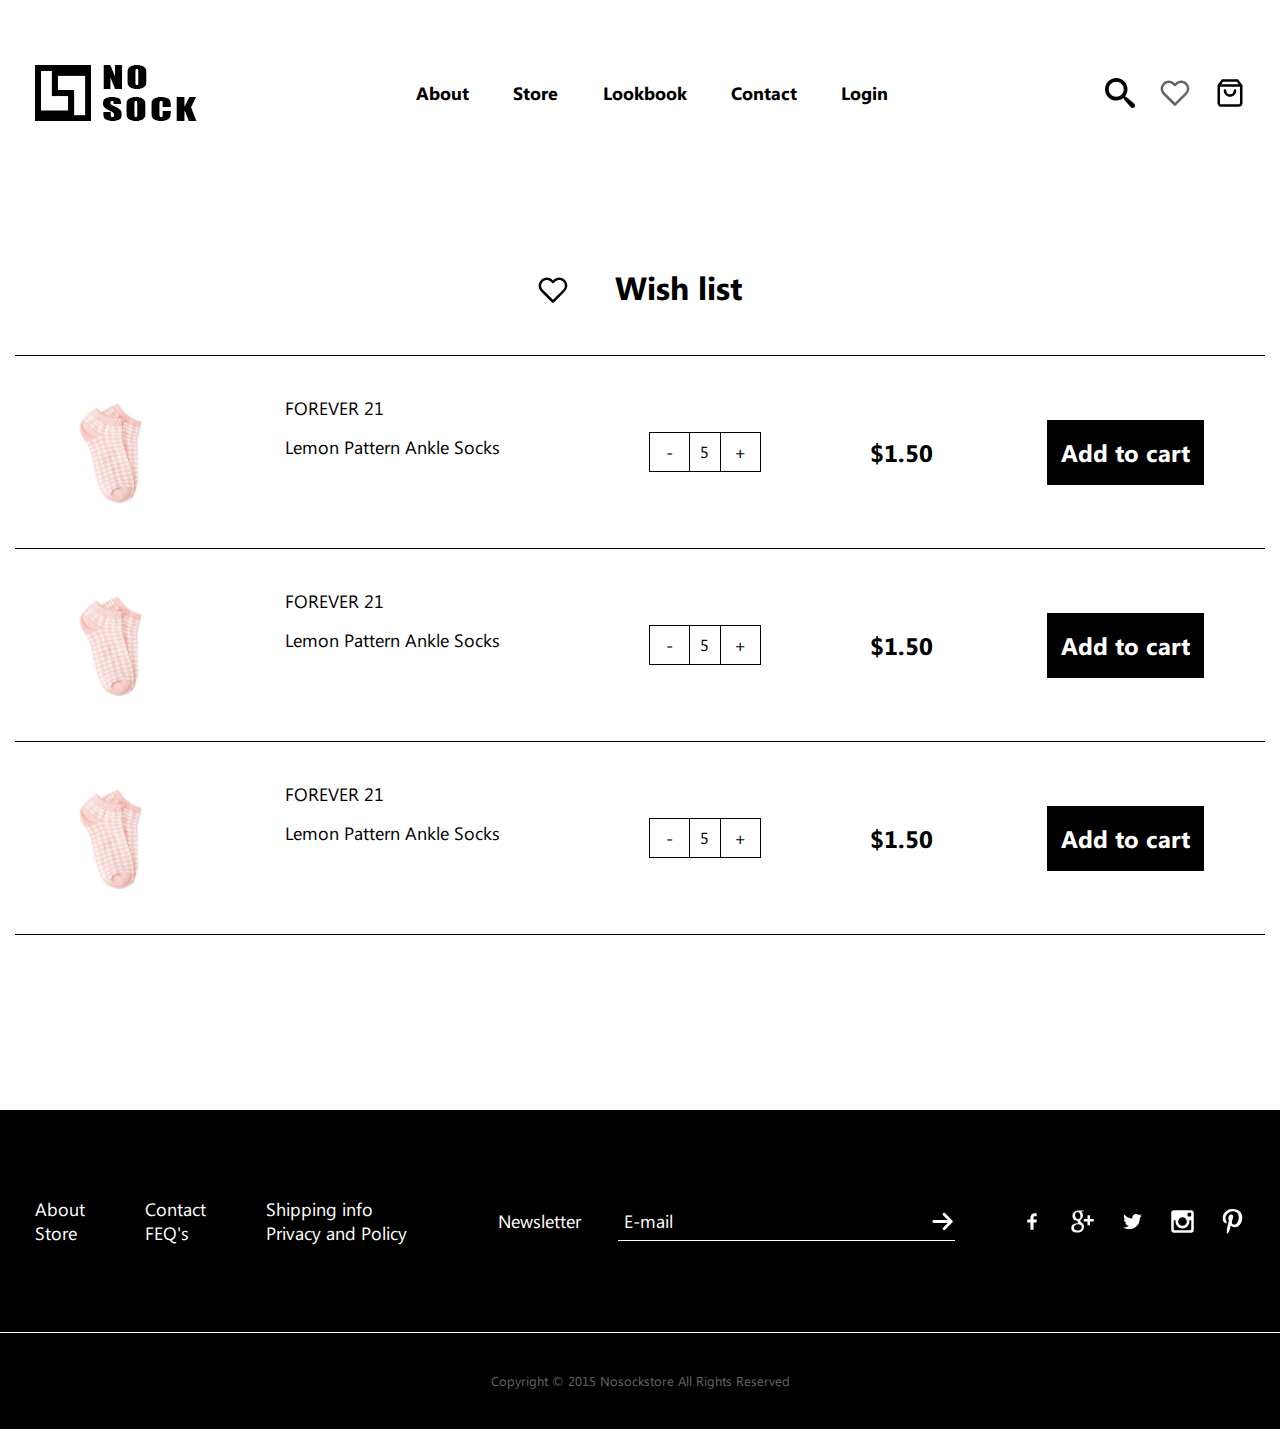
<file: wish.html>
<!DOCTYPE html>
<html lang="en">
<head>
    <meta charset="UTF-8">
    <title>Wish</title>

    <link href="css_js/jquery.nice-number.css" rel="stylesheet">

    <link rel="stylesheet" href="stylesheets/styles.css">
</head>
<body>
<svg aria-hidden="true" style="position: absolute; width: 0; height: 0; overflow: hidden;" version="1.1"
     xmlns="http://www.w3.org/2000/svg" xmlns:xlink="http://www.w3.org/1999/xlink">
    <defs>
        <symbol id="icon-search" viewBox="0 0 32 32">
            <title>search</title>
            <path d="M31.008 27.231l-7.58-6.447c-0.784-0.705-1.622-1.029-2.299-0.998 1.789-2.096 2.87-4.815 2.87-7.787 0-6.627-5.373-12-12-12s-12 5.373-12 12 5.373 12 12 12c2.972 0 5.691-1.081 7.787-2.87-0.031 0.677 0.293 1.515 0.998 2.299l6.447 7.58c1.104 1.226 2.907 1.33 4.007 0.23s0.997-2.903-0.23-4.007zM12 20c-4.418 0-8-3.582-8-8s3.582-8 8-8 8 3.582 8 8-3.582 8-8 8z"></path>
        </symbol>

        <symbol id="icon-heart" viewBox="0 0 24 24">
            <title>heart</title>
            <path d="M21.5 3.9v0c-1.2-1.2-2.8-1.9-4.5-1.9v0c-1.7 0-3.4 0.7-4.6 1.9 0 0 0 0 0 0l-0.4 0.4-0.4-0.4c-1.2-1.2-2.8-1.9-4.6-1.9-1.7 0-3.3 0.7-4.5 1.9s-2 2.9-2 4.6 0.7 3.4 1.9 4.6l8.8 8.8c0.2 0.2 0.4 0.3 0.7 0.3s0.5-0.1 0.7-0.3l8.8-8.8c2.7-2.5 2.7-6.7 0.1-9.2zM20.1 11.7l-8.1 8.1-8.1-8.1c-1.8-1.8-1.8-4.6 0-6.4 0.8-0.9 2-1.3 3.1-1.3 1.2 0 2.3 0.4 3.2 1.3l1.1 1.1c0.4 0.4 1 0.4 1.4 0l1-1.1c0 0 0 0 0 0 0.9-0.8 2-1.3 3.3-1.3 0 0 0 0 0 0 1.2 0 2.3 0.5 3.2 1.3v0c0.8 0.9 1.3 2 1.3 3.2s-0.5 2.3-1.4 3.2z"></path>
        </symbol>

        <symbol id="icon-shopping-bag" viewBox="0 0 24 24">
            <title>shopping-bag</title>
            <path d="M21.9 5.6c0 0 0-0.1-0.1-0.1 0 0 0-0.1-0.1-0.1l-3-4c-0.1-0.3-0.4-0.4-0.7-0.4h-12c-0.3 0-0.6 0.1-0.8 0.4l-3 4c0 0 0 0.1-0.1 0.1 0 0 0 0.1-0.1 0.1 0 0.2 0 0.3 0 0.4v14c0 1.7 1.3 3 3 3h14c1.7 0 3-1.3 3-3v-14c0-0.1 0-0.2-0.1-0.4zM6.5 3h11l1.5 2h-14l1.5-2zM19 21h-14c-0.6 0-1-0.4-1-1v-13h16v13c0 0.6-0.4 1-1 1z"></path>
            <path d="M16 9c-0.6 0-1 0.4-1 1 0 1.7-1.3 3-3 3s-3-1.3-3-3c0-0.6-0.4-1-1-1s-1 0.4-1 1c0 2.8 2.2 5 5 5s5-2.2 5-5c0-0.6-0.4-1-1-1z"></path>
        </symbol>


        <symbol id="icon-arrow-right" viewBox="0 0 32 32">
            <title>arrow-right</title>
            <path d="M19.414 27.414l10-10c0.781-0.781 0.781-2.047 0-2.828l-10-10c-0.781-0.781-2.047-0.781-2.828 0s-0.781 2.047 0 2.828l6.586 6.586h-19.172c-1.105 0-2 0.895-2 2s0.895 2 2 2h19.172l-6.586 6.586c-0.39 0.39-0.586 0.902-0.586 1.414s0.195 1.024 0.586 1.414c0.781 0.781 2.047 0.781 2.828 0z"></path>
        </symbol>

        <symbol id="icon-social-facebook" viewBox="0 0 24 24">
            <title>social-facebook</title>
            <path d="M13 10h3v3h-3v7h-3v-7h-3v-3h3v-1.255c0-1.189 0.374-2.691 1.118-3.512 0.744-0.823 1.673-1.233 2.786-1.233h2.096v3h-2.1c-0.498 0-0.9 0.402-0.9 0.899v2.101z"></path>
        </symbol>

        <symbol id="icon-google" viewBox="0 0 20 20">
            <title>google</title>
            <path d="M1.989 5.589c0 1.494 0.499 2.572 1.482 3.205 0.806 0.52 1.74 0.598 2.226 0.598 0.118 0 0.213-0.006 0.279-0.010 0 0-0.154 1.004 0.59 1.996h-0.034c-1.289 0-5.493 0.269-5.493 3.727 0 3.516 3.861 3.695 4.636 3.695 0.061 0 0.097-0.002 0.097-0.002 0.008 0 0.063 0.002 0.158 0.002 0.497 0 1.782-0.062 2.975-0.643 1.548-0.75 2.333-2.059 2.333-3.885 0-1.764-1.196-2.814-2.069-3.582-0.533-0.469-0.994-0.873-0.994-1.266 0-0.4 0.337-0.701 0.762-1.082 0.689-0.615 1.339-1.492 1.339-3.15 0-1.457-0.189-2.436-1.354-3.057 0.121-0.062 0.551-0.107 0.763-0.137 0.631-0.086 1.554-0.184 1.554-0.699v-0.099h-4.599c-0.046 0.002-4.651 0.172-4.651 4.389zM9.413 14.602c0.088 1.406-1.115 2.443-2.922 2.574-1.835 0.135-3.345-0.691-3.433-2.096-0.043-0.676 0.254-1.336 0.835-1.863 0.589-0.533 1.398-0.863 2.278-0.928 0.104-0.006 0.207-0.012 0.31-0.012 1.699 0.001 2.849 0.999 2.932 2.325zM8.212 4.626c0.451 1.588-0.23 3.246-1.316 3.553-0.125 0.035-0.253 0.052-0.384 0.052-0.994 0-1.979-1.006-2.345-2.393-0.204-0.776-0.187-1.458 0.047-2.112 0.229-0.645 0.643-1.078 1.163-1.225 0.125-0.035 0.254-0.053 0.385-0.053 1.2 0 1.972 0.498 2.45 2.178zM16 8v-3h-2v3h-3v2h3v3h2v-3h3v-2h-3z"></path>
        </symbol>

        <symbol id="icon-social-twitter" viewBox="0 0 24 24">
            <title>social-twitter</title>
            <path d="M18.89 7.012c0.808-0.496 1.343-1.173 1.605-2.034-0.786 0.417-1.569 0.703-2.351 0.861-0.703-0.756-1.593-1.14-2.66-1.14-1.043 0-1.924 0.366-2.643 1.078-0.715 0.717-1.076 1.588-1.076 2.605 0 0.309 0.039 0.585 0.117 0.819-3.076-0.105-5.622-1.381-7.628-3.837-0.34 0.601-0.51 1.213-0.51 1.846 0 1.301 0.549 2.332 1.645 3.089-0.625-0.053-1.176-0.211-1.645-0.47 0 0.929 0.273 1.705 0.82 2.388 0.549 0.676 1.254 1.107 2.115 1.291-0.312 0.080-0.641 0.118-0.979 0.118-0.312 0-0.533-0.026-0.664-0.083 0.23 0.757 0.664 1.371 1.291 1.841 0.625 0.472 1.344 0.721 2.152 0.743-1.332 1.045-2.855 1.562-4.578 1.562-0.422 0-0.721-0.006-0.902-0.038 1.697 1.102 3.586 1.649 5.676 1.649 2.139 0 4.029-0.542 5.674-1.626 1.645-1.078 2.859-2.408 3.639-3.974 0.784-1.564 1.172-3.192 1.172-4.892v-0.468c0.758-0.57 1.371-1.212 1.84-1.921-0.68 0.293-1.383 0.492-2.11 0.593z"></path>
        </symbol>

        <symbol id="icon-instagram" viewBox="0 0 20 20">
            <title>instagram</title>
            <path d="M17 1h-14c-1.1 0-2 0.9-2 2v14c0 1.101 0.9 2 2 2h14c1.1 0 2-0.899 2-2v-14c0-1.1-0.9-2-2-2zM9.984 15.523c3.059 0 5.538-2.481 5.538-5.539 0-0.338-0.043-0.664-0.103-0.984h1.581v7.216c0 0.382-0.31 0.69-0.693 0.69h-12.614c-0.383 0-0.693-0.308-0.693-0.69v-7.216h1.549c-0.061 0.32-0.104 0.646-0.104 0.984 0 3.059 2.481 5.539 5.539 5.539zM6.523 9.984c0-1.912 1.55-3.461 3.462-3.461s3.462 1.549 3.462 3.461-1.551 3.462-3.462 3.462c-1.913 0-3.462-1.55-3.462-3.462zM16.307 6h-1.615c-0.382 0-0.692-0.312-0.692-0.692v-1.617c0-0.382 0.31-0.691 0.691-0.691h1.615c0.384 0 0.694 0.309 0.694 0.691v1.616c0 0.381-0.31 0.693-0.693 0.693z"></path>
        </symbol>

        <symbol id="icon-pinterest" viewBox="0 0 20 20">
            <title>pinterest</title>
            <path d="M8.617 13.227c-0.526 2.754-1.167 5.394-3.068 6.773-0.586-4.162 0.861-7.287 1.534-10.605-1.147-1.93 0.138-5.812 2.555-4.855 2.975 1.176-2.576 7.172 1.15 7.922 3.891 0.781 5.479-6.75 3.066-9.199-3.485-3.538-10.146-0.083-9.326 4.982 0.199 1.238 1.478 1.613 0.511 3.322-2.231-0.494-2.897-2.254-2.811-4.6 0.138-3.84 3.449-6.527 6.771-6.9 4.201-0.471 8.144 1.543 8.689 5.494 0.613 4.461-1.896 9.293-6.389 8.945-1.218-0.095-1.728-0.699-2.682-1.279z"></path>
        </symbol>

        <symbol id="icon-heart" viewBox="0 0 24 24">
            <title>heart</title>
            <path d="M21.5 3.9v0c-1.2-1.2-2.8-1.9-4.5-1.9v0c-1.7 0-3.4 0.7-4.6 1.9 0 0 0 0 0 0l-0.4 0.4-0.4-0.4c-1.2-1.2-2.8-1.9-4.6-1.9-1.7 0-3.3 0.7-4.5 1.9s-2 2.9-2 4.6 0.7 3.4 1.9 4.6l8.8 8.8c0.2 0.2 0.4 0.3 0.7 0.3s0.5-0.1 0.7-0.3l8.8-8.8c2.7-2.5 2.7-6.7 0.1-9.2zM20.1 11.7l-8.1 8.1-8.1-8.1c-1.8-1.8-1.8-4.6 0-6.4 0.8-0.9 2-1.3 3.1-1.3 1.2 0 2.3 0.4 3.2 1.3l1.1 1.1c0.4 0.4 1 0.4 1.4 0l1-1.1c0 0 0 0 0 0 0.9-0.8 2-1.3 3.3-1.3 0 0 0 0 0 0 1.2 0 2.3 0.5 3.2 1.3v0c0.8 0.9 1.3 2 1.3 3.2s-0.5 2.3-1.4 3.2z"></path>
        </symbol>
        <symbol id="icon-shopping-bag" viewBox="0 0 24 24">
            <title>shopping-bag</title>
            <path d="M21.9 5.6c0 0 0-0.1-0.1-0.1 0 0 0-0.1-0.1-0.1l-3-4c-0.1-0.3-0.4-0.4-0.7-0.4h-12c-0.3 0-0.6 0.1-0.8 0.4l-3 4c0 0 0 0.1-0.1 0.1 0 0 0 0.1-0.1 0.1 0 0.2 0 0.3 0 0.4v14c0 1.7 1.3 3 3 3h14c1.7 0 3-1.3 3-3v-14c0-0.1 0-0.2-0.1-0.4zM6.5 3h11l1.5 2h-14l1.5-2zM19 21h-14c-0.6 0-1-0.4-1-1v-13h16v13c0 0.6-0.4 1-1 1z"></path>
            <path d="M16 9c-0.6 0-1 0.4-1 1 0 1.7-1.3 3-3 3s-3-1.3-3-3c0-0.6-0.4-1-1-1s-1 0.4-1 1c0 2.8 2.2 5 5 5s5-2.2 5-5c0-0.6-0.4-1-1-1z"></path>
        </symbol>
        <symbol id="icon-menu" viewBox="0 0 32 32">
            <title>menu</title>
            <path d="M0 6.080v1.6h31.36v-3.2h-31.36v1.6z"></path>
            <path d="M0 15.68v1.6h31.808l-0.32-1.6-0.256-1.6h-31.232v1.6z"></path>
            <path d="M0 25.28v1.6h31.808l-0.32-1.6-0.256-1.6h-31.232v1.6z"></path>
        </symbol>
    </defs>
</svg>

<header class="header">
    <div class="container">
        <div class="layout layout-header">
            <div class="layout-item">
                <a href="#"><img src="images/logo.png"></a>
                <a href="#">
                    <svg class="icon icon-menu">
                        <use xlink:href="#icon-menu"></use>
                    </svg>
                </a>
            </div>
            <div class="layout-item">
                <nav class="navbar">
                    <ul class="navbar-nav">
                        <li>
                            <a href="index.html">About</a>
                        </li>
                        <li>
                            <a href="store.html">Store</a>
                        </li>
                        <li>
                            <a href="lookbook.html">Lookbook</a>
                        </li>
                        <li>
                            <a href="contact.html">Contact</a>
                        </li>
                        <li>
                            <a href="login.html">Login</a>
                        </li>
                    </ul>
                </nav>
            </div>
            <div class="layout-item">
                <div class="icon-group">
                    <a href="#">
                        <svg class="icon icon-search">
                            <use xlink:href="#icon-search"></use>
                        </svg>
                    </a>
                    <a href="wish.html" class="is-active">
                        <svg class="icon icon-heart">
                            <use xlink:href="#icon-heart"></use>
                        </svg>
                    </a>
                    <a href="cart.html">
                        <svg class="icon icon-shopping-bag">
                            <use xlink:href="#icon-shopping-bag"></use>
                        </svg>
                    </a>
                </div>
            </div>
        </div>
    </div>
</header>
<section class="section-wish">
    <div class="container">
        <div class="heading">
            <svg class="icon icon-heart">
                <use xlink:href="#icon-heart"></use>
            </svg>
            <h2>Wish list</h2>
        </div>
        <table class="table-product">
            <tr>
                <td>
                    <div class="table-image">
                        <img src="images/socks.png">
                    </div>
                </td>
                <td>
                    <div class="single-product-description">
                        <p class="title">FOREVER 21</p>
                        <p class="description">Lemon Pattern Ankle Socks</p>
                    </div>
                </td>
                <td>
                    <input type="number" value="5" class="counter-value">
                </td>
                <td>
                    <div class="table-price">
                        <p>$1.50</p>
                    </div>
                </td>
                <td>
                    <button class="button">Add to cart</button>
                </td>

            </tr>
            <tr>
                <td>
                    <div class="table-image">
                        <img src="images/socks.png">
                    </div>
                </td>
                <td>
                    <div class="single-product-description">
                        <p class="title">FOREVER 21</p>
                        <p class="description">Lemon Pattern Ankle Socks</p>
                    </div>
                </td>
                <td>
                    <input type="number" value="5" class="counter-value">
                </td>
                <td>
                    <div class="table-price">
                        <p>$1.50</p>
                    </div>
                </td>
                <td>
                    <button class="button">Add to cart</button>
                </td>
            </tr>
            <tr>
                <td>
                    <div class="table-image">
                        <img src="images/socks.png">
                    </div>
                </td>
                <td>
                    <div class="single-product-description">
                        <p class="title">FOREVER 21</p>
                        <p class="description">Lemon Pattern Ankle Socks</p>
                    </div>
                </td>
                <td>
                    <input type="number" value="5" class="counter-value">
                </td>
                <td>
                    <div class="table-price">
                        <p>$1.50</p>
                    </div>
                </td>
                <td>
                    <button class="button">Add to cart</button>
                </td>
            </tr>
        </table>
    </div>

</section>
<footer class="footer">
    <div class="container">
        <div class="layout layout-footer">
            <div class="layout-item">
                <div class="about inverse">
                    <a href="#" class="inverse"><p>About</p></a>
                    <a href="#" class="inverse"><p>Store</p></a>
                </div>
                <div class="contact inverse">
                    <a href="#" class="inverse"><p>Contact</p></a>
                    <a href="#" class="inverse"><p>FEQ's</p></a>
                </div>
                <div class="info">
                    <a href="#" class="inverse"><p>Shipping info</p></a>
                    <a href="#" class="inverse"><p>Privacy and Policy</p></a>
                </div>
            </div>
            <div class="layout-item">
                <form class="feedback">
                    <label class="inverse">Newsletter</label>
                    <div class="mail">
                        <input type="email" placeholder="E-mail">
                        <a href="#">
                            <svg class="icon icon-arrow-right">
                                <use xlink:href="#icon-arrow-right"></use>
                            </svg>
                        </a>
                    </div>
                </form>
            </div>
            <div class="layout-item">
                <div class="icon-group">
                    <a href="#">
                        <svg class="icon icon-social-facebook">
                            <use xlink:href="#icon-social-facebook"></use>
                        </svg>
                    </a>
                    <a href="#">
                        <svg class="icon icon-google">
                            <use xlink:href="#icon-google"></use>
                        </svg>
                    </a>
                    <a href="#">
                        <svg class="icon icon-social-twitter">
                            <use xlink:href="#icon-social-twitter"></use>
                        </svg>
                    </a>
                    <a href="#">
                        <svg class="icon icon-instagram">
                            <use xlink:href="#icon-instagram"></use>
                        </svg>
                    </a>
                    <a href="#">
                        <svg class="icon icon-pinterest">
                            <use xlink:href="#icon-pinterest"></use>
                        </svg>
                    </a>
                </div>
            </div>

        </div>
    </div>
</footer>
<section class="subfooter">
    <div class="container container-subfooter">
        <p class="copyrights">Copyright © 2015 Nosockstore All Rights Reserved </p>
    </div>
</section>


<script src="js/jquery-1.12.4.min.js"></script>

<script src="js/jquery.nice-number.js"></script>

<script type="text/javascript" src="js/custom.js"></script>
</body>
</html>
</file>
<file: stylesheets/styles.css>
/*@import 'variables.css';*/
/*@import 'base/index.css';*/
@import 'layouts/index.css';
@import 'elements/index.css';
@import 'components/index.css';

@import 'themes/theme.css';
@import 'media.css';
</file>
